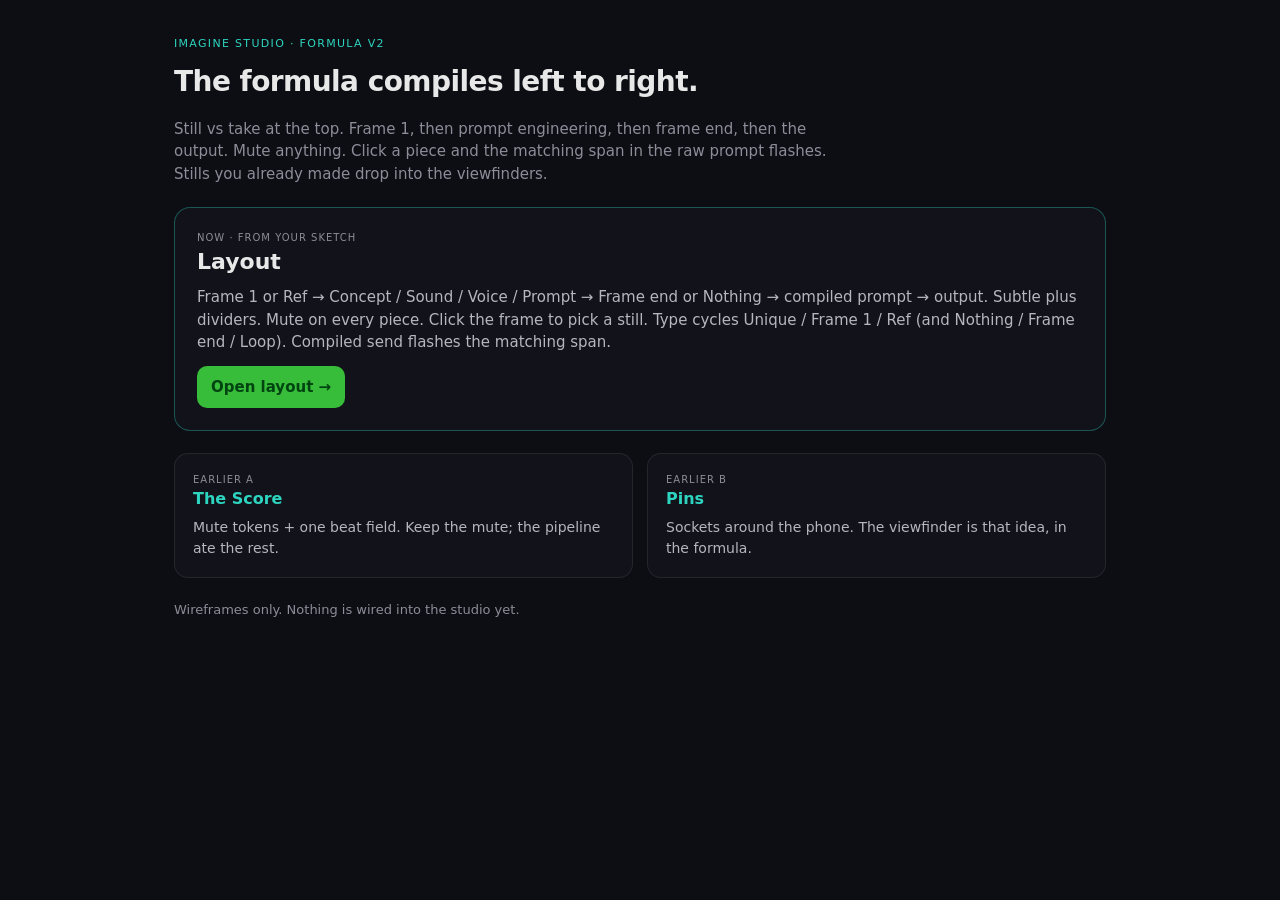
<file: wireframes/formula/index.html>
<!DOCTYPE html>
<html lang="en">
<head>
<meta charset="utf-8" />
<meta name="viewport" content="width=device-width, initial-scale=1" />
<title>Formula replacements</title>
<style>
  :root {
    --bg: #0d0e14; --ink: #e8e8e8; --mute: #8b8d98;
    --line: rgba(255,255,255,.08); --teal: #2dd4bf; --green: #37BD39;
  }
  * { box-sizing: border-box; }
  html, body {
    margin: 0; min-height: 100%;
    background: var(--bg); color: var(--ink);
    font: 15px/1.5 ui-sans-serif, system-ui, -apple-system, sans-serif;
  }
  a { color: var(--teal); text-decoration: none; }
  .wrap { max-width: 980px; margin: 0 auto; padding: 36px 24px 80px; }
  .kicker {
    font-size: 11px; letter-spacing: .12em; text-transform: uppercase;
    color: var(--teal); margin-bottom: 8px;
  }
  h1 { font-size: 28px; font-weight: 700; letter-spacing: -.02em; margin: 0 0 12px; }
  .lede { color: var(--mute); max-width: 680px; margin-bottom: 22px; }
  .hero {
    background: #12131a; border: 1px solid rgba(45,212,191,.35);
    border-radius: 16px; padding: 22px; margin-bottom: 22px;
  }
  .hero h2 { margin: 0 0 8px; font-size: 22px; }
  .hero p { margin: 0 0 12px; color: #b4b6c0; }
  .go {
    display: inline-block; background: var(--green); color: #041;
    font-weight: 700; padding: 10px 14px; border-radius: 10px;
  }
  .grid { display: grid; grid-template-columns: 1fr 1fr; gap: 14px; }
  @media (max-width: 820px) { .grid { grid-template-columns: 1fr; } }
  .card {
    background: #12131a; border: 1px solid var(--line); border-radius: 14px;
    padding: 18px; color: #b4b6c0; font-size: 14px;
  }
  .card h3 { margin: 0 0 6px; color: var(--ink); font-size: 16px; }
  .tag { font-size: 10px; letter-spacing: .1em; text-transform: uppercase; color: var(--mute); }
  .note { margin-top: 22px; font-size: 13px; color: var(--mute); }
</style>
</head>
<body>
  <div class="wrap">
    <div class="kicker">Imagine Studio · formula v2</div>
    <h1>The formula compiles left to right.</h1>
    <p class="lede">
      Still vs take at the top. Frame 1, then prompt engineering, then frame end,
      then the output. Mute anything. Click a piece and the matching span in the
      raw prompt flashes. Stills you already made drop into the viewfinders.
    </p>

    <div class="hero">
      <div class="tag">Now · from your sketch</div>
      <h2>Layout</h2>
      <p>
        Frame 1 or Ref → Concept / Sound / Voice / Prompt → Frame end or
        Nothing → compiled prompt → output. Subtle plus dividers. Mute on
        every piece. Click the frame to pick a still. Type cycles Unique /
        Frame 1 / Ref (and Nothing / Frame end / Loop). Compiled send
        flashes the matching span.
      </p>
      <a class="go" href="layout.html">Open layout →</a>
    </div>

    <div class="grid">
      <div class="card">
        <div class="tag">Earlier A</div>
        <h3><a href="score.html">The Score</a></h3>
        Mute tokens + one beat field. Keep the mute; the pipeline ate the rest.
      </div>
      <div class="card">
        <div class="tag">Earlier B</div>
        <h3><a href="pins.html">Pins</a></h3>
        Sockets around the phone. The viewfinder is that idea, in the formula.
      </div>
    </div>
    <p class="note">Wireframes only. Nothing is wired into the studio yet.</p>
  </div>
</body>
</html>
</file>
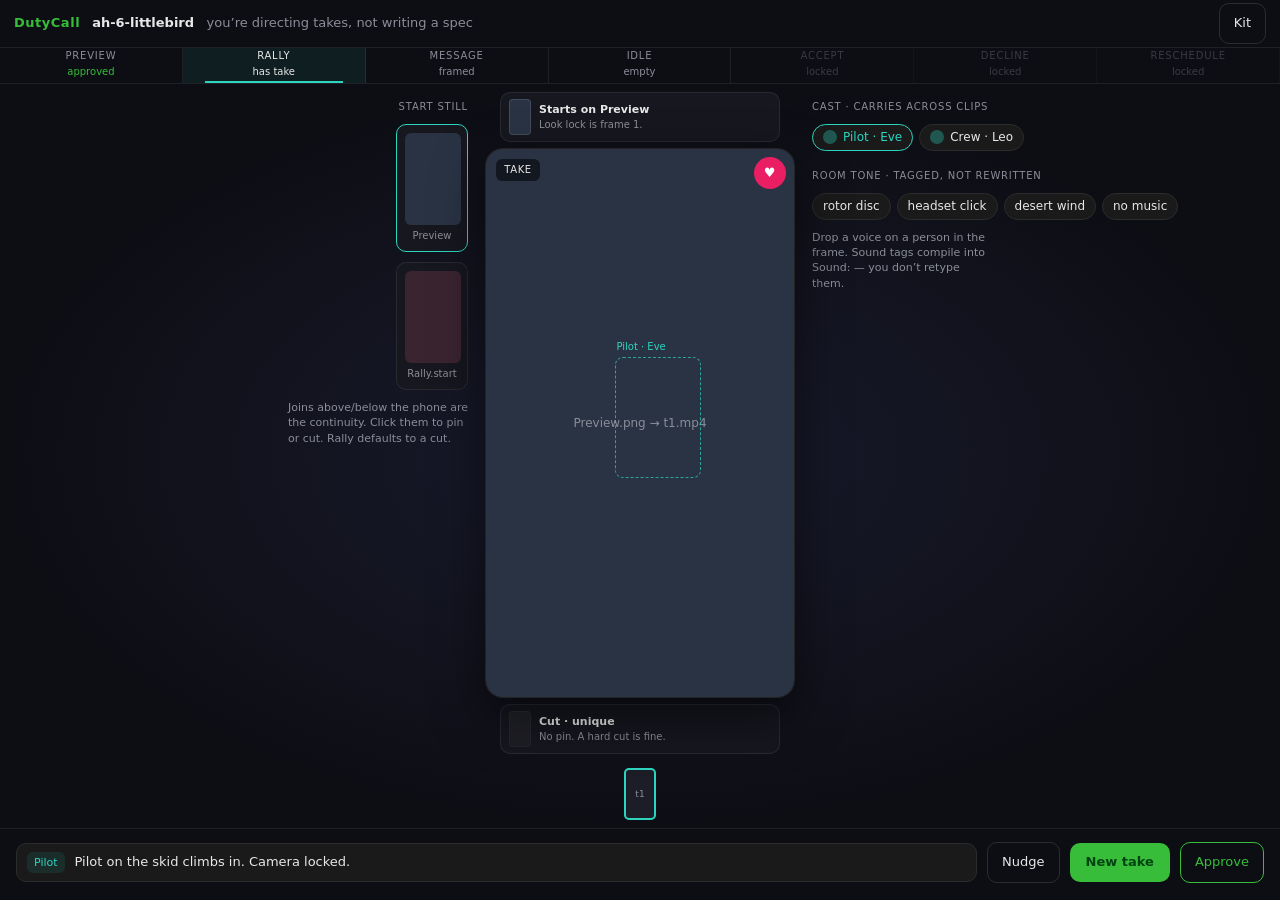
<file: wireframes/direct.html>
<!DOCTYPE html>
<html lang="en">
<head>
<meta charset="utf-8" />
<meta name="viewport" content="width=device-width, initial-scale=1" />
<title>Rally · Direct</title>
<style>
  :root {
    --bg: #0d0e14;
    --panel: #12131a;
    --ink: #e8e8e8;
    --mute: #8b8d98;
    --line: rgba(255,255,255,.08);
    --teal: #2dd4bf;
    --green: #37BD39;
    --pink: #e91e63;
    --phone: 9 / 16;
  }
  * { box-sizing: border-box; }
  html, body {
    margin: 0; height: 100%;
    background: var(--bg); color: var(--ink);
    font: 13px/1.4 ui-sans-serif, system-ui, -apple-system, sans-serif;
  }
  button, input { font: inherit; color: inherit; }
  button { cursor: pointer; border: 0; background: none; }
  .app {
    height: 100%;
    display: grid;
    grid-template-rows: 48px 36px 1fr 72px;
  }

  /* ── chrome ── */
  .top {
    display: flex; align-items: center; gap: 12px;
    padding: 0 14px;
    border-bottom: 1px solid var(--line);
    background: #0d0e14;
  }
  .brand { color: var(--green); font-weight: 700; letter-spacing: .04em; }
  .name { font-weight: 600; }
  .name span { color: var(--mute); font-weight: 400; margin-left: 8px; }
  .spacer { flex: 1; }

  /* ── pack = the timeline, playback order ── */
  .pack {
    display: flex; align-items: stretch;
    border-bottom: 1px solid var(--line);
    overflow-x: auto;
  }
  .clip {
    flex: 1 1 0; min-width: 72px;
    display: flex; flex-direction: column; align-items: center; justify-content: center;
    gap: 2px;
    color: var(--mute);
    border-right: 1px solid var(--line);
    position: relative;
  }
  .clip .k { font-size: 10px; letter-spacing: .08em; text-transform: uppercase; }
  .clip .s { font-size: 10px; }
  .clip.is-on { color: var(--ink); background: rgba(45,212,191,.08); }
  .clip.is-on::after {
    content: ""; position: absolute; left: 12%; right: 12%; bottom: 0; height: 2px;
    background: var(--teal);
  }
  .clip.is-ok .s { color: var(--green); }
  .clip.is-lock { opacity: .35; cursor: default; }
  .clip .dot {
    width: 6px; height: 6px; border-radius: 50%;
    background: #333; margin-top: 2px;
  }
  .clip.is-ok .dot { background: var(--green); }
  .clip.is-on .dot { background: var(--teal); }

  /* ── stage ── */
  .stage {
    position: relative;
    display: grid;
    grid-template-columns: 1fr minmax(220px, 320px) 1fr;
    align-items: stretch;
    min-height: 0;
    background: radial-gradient(ellipse at center, #1a1b2e 0%, #0d0e14 70%);
  }
  .rail {
    padding: 16px 12px;
    display: flex; flex-direction: column; gap: 10px;
    min-height: 0; overflow: auto;
  }
  .rail.left { align-items: flex-end; }
  .rail.right { align-items: flex-start; }
  .phone-wrap {
    display: flex; flex-direction: column; align-items: center; justify-content: center;
    min-height: 0; padding: 8px 0 8px; gap: 6px;
  }
  .join {
    display: flex; align-items: center; gap: 8px;
    max-width: 280px; width: 100%;
    background: #16171f; border: 1px solid var(--line); border-radius: 10px;
    padding: 6px 8px; text-align: left; color: var(--ink);
  }
  .join .sw {
    width: 22px; height: 36px; border-radius: 4px; flex: 0 0 auto;
    border: 1px solid rgba(255,255,255,.12);
  }
  .join .j {
    display: flex; flex-direction: column; gap: 1px; min-width: 0;
  }
  .join .j b { font-size: 11px; font-weight: 650; }
  .join .j s { font-size: 10px; color: var(--mute); text-decoration: none; }
  .join.is-loop { border-color: var(--teal); }
  .join.is-cut .sw { opacity: .25; background: repeating-linear-gradient(
    135deg, #222 0 4px, #333 4px 8px); }
  .join.is-warn { border-color: #c9a227; }
  .phone {
    aspect-ratio: var(--phone);
    height: min(68vh, 560px);
    max-width: 100%;
    border-radius: 18px;
    overflow: hidden;
    position: relative;
    background: #111;
    box-shadow: 0 18px 50px rgba(0,0,0,.55);
    border: 1px solid rgba(255,255,255,.08);
  }
  .phone img, .phone .poster {
    position: absolute; inset: 0;
    width: 100%; height: 100%; object-fit: cover;
  }
  .poster {
    display: flex; align-items: center; justify-content: center;
    color: var(--mute); font-size: 12px; text-align: center; padding: 24px;
    background: #16171f;
  }
  .hotspot {
    position: absolute; border: 1.5px dashed rgba(45,212,191,.7);
    border-radius: 8px; cursor: pointer;
  }
  .hotspot span {
    position: absolute; left: 0; top: -18px;
    font-size: 10px; color: var(--teal); white-space: nowrap;
  }
  .badge {
    position: absolute; top: 10px; left: 10px;
    font-size: 10px; letter-spacing: .06em; text-transform: uppercase;
    background: rgba(0,0,0,.55); padding: 4px 8px; border-radius: 6px;
  }
  .heart {
    position: absolute; top: 8px; right: 8px;
    width: 32px; height: 32px; border-radius: 50%;
    background: var(--pink); color: #fff;
  }

  /* takes filmstrip under phone */
  .takes {
    display: flex; gap: 6px; margin-top: 8px; height: 52px;
  }
  .take {
    width: 32px; height: 52px; border-radius: 5px;
    background: #1c1d26; border: 2px solid transparent;
    overflow: hidden;
  }
  .take.is-on { border-color: var(--teal); }
  .take .t { font-size: 9px; color: var(--mute); text-align: center; padding-top: 18px; }

  /* ── verb dock ── */
  .dock {
    border-top: 1px solid var(--line);
    display: flex; align-items: center; gap: 10px;
    padding: 10px 16px 14px;
    background: #0d0e14;
  }
  .line {
    flex: 1;
    display: flex; align-items: center; gap: 8px;
    background: #1a1a1a; border: 1px solid #2c2c2c; border-radius: 10px;
    padding: 8px 10px;
  }
  .line input {
    flex: 1; background: none; border: 0; outline: none;
    font-size: 13px;
  }
  .line .who {
    font-size: 11px; color: var(--teal);
    background: rgba(45,212,191,.1); border-radius: 6px; padding: 3px 7px;
    white-space: nowrap;
  }
  .go {
    background: var(--green); color: #041; font-weight: 650;
    padding: 10px 16px; border-radius: 10px; min-width: 7.5rem;
  }
  .ghost {
    border: 1px solid #2c2c2c; padding: 10px 14px; border-radius: 10px; color: var(--ink);
  }
  .ok {
    border: 1px solid var(--green); color: var(--green);
    padding: 10px 14px; border-radius: 10px;
  }

  /* ── kit + frames as ambient rails, not forms ── */
  .lbl { font-size: 10px; letter-spacing: .08em; text-transform: uppercase; color: var(--mute); }
  .chip {
    display: inline-flex; align-items: center; gap: 6px;
    background: #1a1a1a; border: 1px solid #2c2c2c;
    border-radius: 999px; padding: 4px 10px; font-size: 12px;
  }
  .chip.is-on { border-color: var(--teal); color: var(--teal); }
  .chip .av {
    width: 14px; height: 14px; border-radius: 50%; background: #2dd4bf55;
  }
  .stack { display: flex; flex-wrap: wrap; gap: 6px; justify-content: inherit; }
  .card {
    background: #16171f; border: 1px solid var(--line); border-radius: 10px;
    padding: 8px; width: 72px; cursor: pointer;
  }
  .card img, .card .ph {
    width: 56px; height: 92px; border-radius: 6px; object-fit: cover;
    background: #222; display: block; margin: 0 auto 4px;
  }
  .card .c { font-size: 10px; text-align: center; color: var(--mute); }
  .card.is-on { border-color: var(--teal); }
  .hint { font-size: 11px; color: var(--mute); max-width: 180px; }
  .note {
    position: absolute; bottom: 86px; left: 50%; transform: translateX(-50%);
    background: rgba(18,19,26,.92); border: 1px solid var(--line);
    padding: 8px 12px; border-radius: 10px; font-size: 12px; color: var(--mute);
    pointer-events: none; opacity: 0; transition: opacity .2s;
    white-space: nowrap;
  }
  .note.show { opacity: 1; }
  .cast {
    position: absolute; z-index: 4;
    background: #12131a; border: 1px solid var(--teal); border-radius: 10px;
    padding: 8px; display: none; min-width: 140px;
  }
  .cast button { display: block; width: 100%; text-align: left; padding: 6px 8px; border-radius: 6px; }
  .cast button:hover { background: #1a1a1a; }
</style>
</head>
<body>
<div class="app">
  <header class="top">
    <div class="brand">DutyCall</div>
    <div class="name">ah-6-littlebird <span>you’re directing takes, not writing a spec</span></div>
    <div class="spacer"></div>
    <button class="ghost" id="kitToggle" type="button">Kit</button>
  </header>

  <nav class="pack" id="pack"></nav>

  <main class="stage">
    <aside class="rail left" id="frames"></aside>
    <div class="phone-wrap">
      <button class="join" id="joinIn" type="button"></button>
      <div class="phone" id="phone">
        <div class="poster" id="poster">No frame yet</div>
        <div class="badge" id="modeBadge">Frame</div>
        <button class="heart" type="button" title="Heart this take">♥</button>
        <div class="hotspot" id="hs0" style="display:none;left:42%;top:38%;width:28%;height:22%"><span id="hs0l"></span></div>
        <div class="cast" id="cast"></div>
      </div>
      <button class="join" id="joinOut" type="button"></button>
      <div class="takes" id="takes"></div>
    </div>
    <aside class="rail right" id="kit"></aside>
  </main>

  <footer class="dock">
    <div class="line">
      <span class="who" id="who">locked</span>
      <input id="dir" placeholder="What happens in this take — one action, then sound." />
    </div>
    <button class="ghost" id="nudge" type="button">Nudge</button>
    <button class="go" id="primary" type="button">Make take</button>
    <button class="ok" id="approve" type="button">Approve</button>
  </footer>
</div>
<div class="note" id="note"></div>

<script>
const PLAY = ["Preview","Rally","Message","Idle","Accept","Decline","Reschedule"];
/* Replies only need Idle if their start join is pinned to it. Rally never does. */
const JOIN_START = {
  Rally: ["cut", "preview"],
  Message: ["preview", "cut", "idle-rest"],
  Idle: ["idle-rest"],
  Accept: ["idle-last", "idle-rest", "cut", "preview"],
  Decline: ["idle-last", "idle-rest", "cut", "preview"],
  Reschedule: ["idle-last", "idle-rest", "cut", "preview"],
};
const JOIN_END = {
  Rally: ["cut", "idle-rest"],
  Message: ["idle-rest", "cut"],
  Idle: ["loop"],
  Accept: ["idle-rest", "cut"],
  Decline: ["idle-rest", "cut"],
  Reschedule: ["idle-rest", "cut"],
};

const kit = {
  voices: [
    { id: "eve", label: "Eve", role: "Pilot" },
    { id: "leo", label: "Leo", role: "Crew" },
  ],
  sounds: ["rotor disc", "headset click", "desert wind", "no music"],
};

const clips = {
  Preview: {
    kind: "image", status: "ok",
    frame: "Preview.png", frames: ["Preview.png"], takes: [],
    line: "Full-frame still, night FOB, bird at rest.",
  },
  Rally: {
    kind: "video", status: "work",
    frame: "Preview.png",
    frames: ["Preview.png", "Rally.start.png"],
    takes: ["t1"],
    startJoin: "preview", endJoin: "cut",
    line: "Pilot on the skid climbs in. Camera locked.",
    speaker: "eve",
  },
  Message: {
    kind: "video", status: "empty",
    frame: "Preview.png", frames: ["Preview.png"], takes: [],
    startJoin: "preview", endJoin: "idle-rest",
    line: "A gloved finger taps the radio. Camera locked.",
    speaker: "eve",
  },
  Idle: {
    kind: "video", status: "empty",
    frame: null, frames: ["Preview.png"], takes: [],
    startJoin: "idle-rest", endJoin: "loop",
    line: "Rotors a slow disc. Beacon pulse. Camera locked.",
  },
  Accept: {
    kind: "video", status: "empty",
    frame: null, frames: ["Preview.png"], takes: [],
    startJoin: "idle-last", endJoin: "idle-rest",
    line: "Cyclic eases forward.",
    speaker: "eve",
  },
  Decline: {
    kind: "video", status: "empty",
    frame: null, frames: ["Preview.png"], takes: [],
    startJoin: "idle-last", endJoin: "idle-rest",
    line: "Hand holds a fist.",
    speaker: "eve",
  },
  Reschedule: {
    kind: "video", status: "empty",
    frame: null, frames: ["Preview.png"], takes: [],
    startJoin: "idle-last", endJoin: "idle-rest",
    line: "Altimeter tap, no altitude change.",
    speaker: "eve",
  },
};

let cur = "Rally";
let kitOpen = true;
let nudgeMode = false;

function toast(t) {
  const n = document.getElementById("note");
  n.textContent = t; n.classList.add("show");
  clearTimeout(toast._t); toast._t = setTimeout(() => n.classList.remove("show"), 1600);
}

function idleRest() {
  return clips.Idle.frame || (clips.Message.endJoin === "idle-rest" && clips.Message.takes.length
    ? "Message.last.png" : null);
}
function idleLast() {
  return clips.Idle.takes.length ? "Idle.last.png" : idleRest();
}
function joinNeedsIdle(c) {
  return [c.startJoin, c.endJoin].some(j => j === "idle-rest" || j === "idle-last");
}
function unlocked(id) {
  if (id === "Preview") return true;
  if (clips.Preview.status !== "ok") return false;
  const c = clips[id];
  if (id === "Idle" || id === "Rally" || id === "Message") return true;
  /* Replies: free if start is a cut; otherwise wait for an Idle rest. */
  if (c.startJoin === "cut" || c.startJoin === "preview") return true;
  return Boolean(idleRest());
}

function renderPack() {
  const el = document.getElementById("pack");
  el.innerHTML = PLAY.map(id => {
    const c = clips[id];
    const lock = !unlocked(id);
    const on = id === cur;
    const st = lock ? "locked" : c.status === "ok" ? "approved" : c.takes.length ? "has take" : c.frame ? "framed" : "empty";
    return `<button class="clip ${on?"is-on":""} ${c.status==="ok"?"is-ok":""} ${lock?"is-lock":""}" data-id="${id}" ${lock?"disabled":""}>
      <span class="k">${id}</span><span class="s">${st}</span><span class="dot"></span>
    </button>`;
  }).join("");
  el.querySelectorAll(".clip").forEach(b => b.onclick = () => { cur = b.dataset.id; render(); });
}

function swatch(name) {
  const colors = {
    "Preview.png": "#2a3344",
    "IdleKeyframe.png": "#1e3a32",
    "Rally.start.png": "#3a2430",
    "Idle.last.png": "#1e3a32",
    "Message.last.png": "#3a3020",
  };
  return colors[name] || "#222";
}

function startFrameOf(c) {
  if (c.startJoin === "preview") return "Preview.png";
  if (c.startJoin === "idle-rest") return idleRest();
  if (c.startJoin === "idle-last") return idleLast();
  if (c.startJoin === "cut") return c.frame || "Preview.png";
  return c.frame;
}
function endFrameOf(c) {
  if (c.endJoin === "loop") return startFrameOf(c);
  if (c.endJoin === "idle-rest") return idleRest() || "Message.last.png";
  return null; /* cut — no pin */
}
function joinLabel(kind, key) {
  const map = {
    cut: ["Cut · unique", "No pin. A hard cut is fine."],
    preview: ["Starts on Preview", "Look lock is frame 1."],
    "idle-rest": kind === "end"
      ? ["Lands on Idle rest", "Last frame = Idle’s first. That’s the usual Message → Idle join."]
      : ["Starts on Idle rest", "Same pose Idle loops on."],
    "idle-last": ["Starts on Idle last", "Replies usually open here. Optional."],
    loop: ["Loops · first = last", "Idle is a closed loop. Imagine pins both ends to the same still."],
  };
  return map[key] || [key, ""];
}
function cycleJoin(which) {
  const c = clips[cur];
  const opts = which === "in" ? JOIN_START[cur] : JOIN_END[cur];
  if (!opts || opts.length < 2) {
    toast(opts && opts[0] === "loop" ? "Idle stays a loop. First and last are the same still." : "This join is fixed.");
    return;
  }
  const curKey = which === "in" ? c.startJoin : c.endJoin;
  const next = opts[(opts.indexOf(curKey) + 1) % opts.length];
  if (which === "in") {
    c.startJoin = next;
    c.frame = startFrameOf(c);
  } else c.endJoin = next;
  toast((which === "in" ? "In: " : "Out: ") + joinLabel(which === "in" ? "start" : "end", next)[0]);
  render();
}

function renderJoins() {
  const inn = document.getElementById("joinIn");
  const out = document.getElementById("joinOut");
  const c = clips[cur];
  if (c.kind === "image") {
    inn.style.display = out.style.display = "none";
    return;
  }
  inn.style.display = out.style.display = "flex";
  const sf = startFrameOf(c);
  const ef = endFrameOf(c);
  const [inTitle, inSub] = joinLabel("start", c.startJoin);
  const [outTitle, outSub] = joinLabel("end", c.endJoin);
  const inWarn = (c.startJoin === "idle-last" || c.startJoin === "idle-rest") && !idleRest() && cur !== "Idle" && cur !== "Message";
  const outMint = c.endJoin === "idle-rest" && !clips.Idle.frame && cur === "Message";
  inn.className = "join" + (c.startJoin === "cut" ? " is-cut" : "") + (inWarn ? " is-warn" : "");
  out.className = "join" + (c.endJoin === "cut" ? " is-cut" : "") + (c.endJoin === "loop" ? " is-loop" : "");
  inn.innerHTML = `<div class="sw" style="background:${swatch(sf)}"></div>
    <div class="j"><b>${inTitle}</b><s>${inWarn ? "Idle rest doesn’t exist yet — make Message or Idle first." : inSub}</s></div>`;
  out.innerHTML = `<div class="sw" style="background:${ef ? swatch(ef) : "#333"}"></div>
    <div class="j"><b>${outTitle}</b><s>${outMint ? "Approving Message will mint Idle’s rest from this last frame." : outSub}</s></div>`;
}

function renderFrames() {
  const c = clips[cur];
  const el = document.getElementById("frames");
  if (c.kind === "image") {
    el.innerHTML = `<div class="lbl">Look lock</div><div class="hint">Preview is the poster. Rally can ignore smoothness. Message usually shouldn’t.</div>`;
    return;
  }
  const extras = [];
  if (idleRest()) extras.push(idleRest());
  if (idleLast() && idleLast() !== idleRest()) extras.push(idleLast());
  const frames = [...new Set([...(c.frames||[]), ...extras, c.frame].filter(Boolean))];
  const active = startFrameOf(c) || c.frame;
  el.innerHTML = `<div class="lbl">Start still</div>` +
    frames.map(f => `<button class="card ${f===active?"is-on":""}" data-f="${f}">
      <div class="ph" style="background:${swatch(f)}"></div>
      <div class="c">${f.replace(".png","")}</div>
    </button>`).join("") +
    `<div class="hint">Joins above/below the phone are the continuity. Click them to pin or cut. Rally defaults to a cut.</div>`;
  el.querySelectorAll(".card").forEach(b => b.onclick = () => {
    c.frame = b.dataset.f;
    c.startJoin = "cut";
    toast("Unique start · cut in. Smoothness off.");
    render();
  });
}

function renderKit() {
  const el = document.getElementById("kit");
  if (!kitOpen) { el.innerHTML = ""; return; }
  el.innerHTML = `
    <div class="lbl">Cast · carries across clips</div>
    <div class="stack">${kit.voices.map(v =>
      `<button class="chip ${clips[cur].speaker===v.id?"is-on":""}" data-v="${v.id}">
        <span class="av"></span>${v.role} · ${v.label}
      </button>`).join("")}</div>
    <div class="lbl" style="margin-top:8px">Room tone · tagged, not rewritten</div>
    <div class="stack">${kit.sounds.map(s =>
      `<span class="chip">${s}</span>`).join("")}</div>
    <div class="hint">Drop a voice on a person in the frame. Sound tags compile into Sound: — you don’t retype them.</div>
  `;
  el.querySelectorAll("[data-v]").forEach(b => b.onclick = () => {
    clips[cur].speaker = b.dataset.v;
    toast("This line speaks as " + kit.voices.find(v => v.id===b.dataset.v).role);
    render();
  });
}

function renderPhone() {
  const c = clips[cur];
  const phone = document.getElementById("phone");
  const poster = document.getElementById("poster");
  const badge = document.getElementById("modeBadge");
  const hs = document.getElementById("hs0");
  if (c.takes.length) {
    poster.style.display = "flex";
    poster.style.background = swatch(c.frame);
    poster.textContent = c.frame + "  →  " + c.takes[c.takes.length-1] + ".mp4";
    badge.textContent = "Take";
  } else if (c.frame) {
    poster.style.display = "flex";
    poster.style.background = swatch(c.frame);
    poster.textContent = c.frame;
    badge.textContent = "Frame";
  } else {
    poster.style.background = "#16171f";
    poster.textContent = "No frame yet";
    badge.textContent = "Empty";
  }
  const v = kit.voices.find(x => x.id === c.speaker);
  if (c.kind === "video" && v && c.frame) {
    hs.style.display = "block";
    document.getElementById("hs0l").textContent = v.role + " · " + v.label;
  } else hs.style.display = "none";

  const takes = document.getElementById("takes");
  takes.innerHTML = c.takes.map((t,i) =>
    `<div class="take ${i===c.takes.length-1?"is-on":""}"><div class="t">${t}</div></div>`
  ).join("") + (c.kind==="video" && c.takes.length ? "" : "");
}

function renderDock() {
  const c = clips[cur];
  const who = document.getElementById("who");
  const dir = document.getElementById("dir");
  const primary = document.getElementById("primary");
  const nudge = document.getElementById("nudge");
  const approve = document.getElementById("approve");
  const v = kit.voices.find(x => x.id === c.speaker);

  if (c.kind === "image") {
    who.textContent = "still";
    dir.value = c.line;
    dir.placeholder = "What this poster is.";
    primary.textContent = "Make still";
    nudge.style.display = "none";
    approve.style.display = c.frame ? "inline-flex" : "none";
    return;
  }

  nudge.style.display = c.takes.length ? "inline-flex" : "none";
  approve.style.display = c.takes.length ? "inline-flex" : "none";
  who.textContent = v ? v.role : "locked";
  if (nudgeMode) {
    dir.placeholder = "e.g. rotors only — don’t recast the pilot";
    primary.textContent = "Apply nudge";
  } else {
    dir.value = c.line;
    dir.placeholder = c.takes.length
      ? "One action. Or Nudge to change only one thing."
      : "One action. Camera. Sound tags ride along.";
    primary.textContent = c.takes.length ? "New take" : "Make take";
  }
}

function render() {
  renderPack(); renderFrames(); renderJoins(); renderKit(); renderPhone(); renderDock();
}

document.getElementById("kitToggle").onclick = () => { kitOpen = !kitOpen; render(); };
document.getElementById("joinIn").onclick = () => cycleJoin("in");
document.getElementById("joinOut").onclick = () => cycleJoin("out");

document.getElementById("primary").onclick = () => {
  const c = clips[cur];
  const text = document.getElementById("dir").value.trim();
  if (c.kind === "image") {
    c.line = text || c.line;
    c.frame = "Preview.png";
    toast("Still locked. That’s the look for the whole pack.");
  } else if (nudgeMode) {
    if (!text) { toast("Say the one thing to change."); return; }
    const n = c.takes.length + 1;
    c.takes.push("t" + n + "′");
    nudgeMode = false;
    toast("Edited the last take. Imagine got a delta, not a rewrite.");
  } else {
    c.line = text || c.line;
    c.frame = startFrameOf(c) || c.frame || "Preview.png";
    const n = c.takes.length + 1;
    c.takes.push("t" + n);
    c.status = "work";
    if (cur === "Message" && c.endJoin === "idle-rest" && !clips.Idle.frame) {
      clips.Idle.frame = "Message.last.png";
      clips.Idle.frames = ["Message.last.png", "Preview.png"];
      toast("Take " + n + " · last frame is now Idle’s rest.");
    } else if (cur === "Idle") {
      clips.Idle.frame = c.frame;
      toast("Take " + n + " · loop pinned, first = last.");
    } else {
      toast("Take " + n + " · 1-line brief + this frame + kit.");
    }
  }
  render();
};

document.getElementById("nudge").onclick = () => {
  nudgeMode = true;
  const dir = document.getElementById("dir");
  dir.value = "";
  dir.placeholder = "e.g. rotors only — don’t recast the pilot";
  dir.focus();
  document.getElementById("primary").textContent = "Apply nudge";
  toast("Nudge edits the take. Don’t restate the world.");
};

document.getElementById("approve").onclick = () => {
  const c = clips[cur];
  c.status = "ok";
  if (cur === "Message" && c.endJoin === "idle-rest") {
    clips.Idle.frame = clips.Idle.frame || "Message.last.png";
  }
  const prefer = cur === "Message" ? "Idle"
    : cur === "Idle" ? "Accept"
    : cur === "Preview" ? "Rally"
    : null;
  const next = (prefer && unlocked(prefer) && clips[prefer].status !== "ok" && prefer)
            || PLAY.find(id => unlocked(id) && clips[id].status !== "ok");
  toast(cur === "Message" && c.endJoin === "idle-rest"
    ? "Message approved · Idle rest is this last frame. Loop it next."
    : cur + " approved · kit carries forward");
  if (next) cur = next;
  render();
};

document.getElementById("hs0").onclick = (e) => {
  const box = document.getElementById("cast");
  box.style.display = "block";
  box.style.left = e.offsetX + 40 + "px";
  box.style.top = e.offsetY + 80 + "px";
  box.innerHTML = kit.voices.map(v =>
    `<button data-v="${v.id}">${v.role} · ${v.label}</button>`
  ).join("");
  box.querySelectorAll("button").forEach(b => b.onclick = () => {
    clips[cur].speaker = b.dataset.v;
    box.style.display = "none";
    toast("Cast on the person in frame — not in the prompt");
    render();
  });
};

document.getElementById("dir").addEventListener("input", (e) => {
  if (!nudgeMode) clips[cur].line = e.target.value;
});

render();
</script>
</body>
</html>
</file>
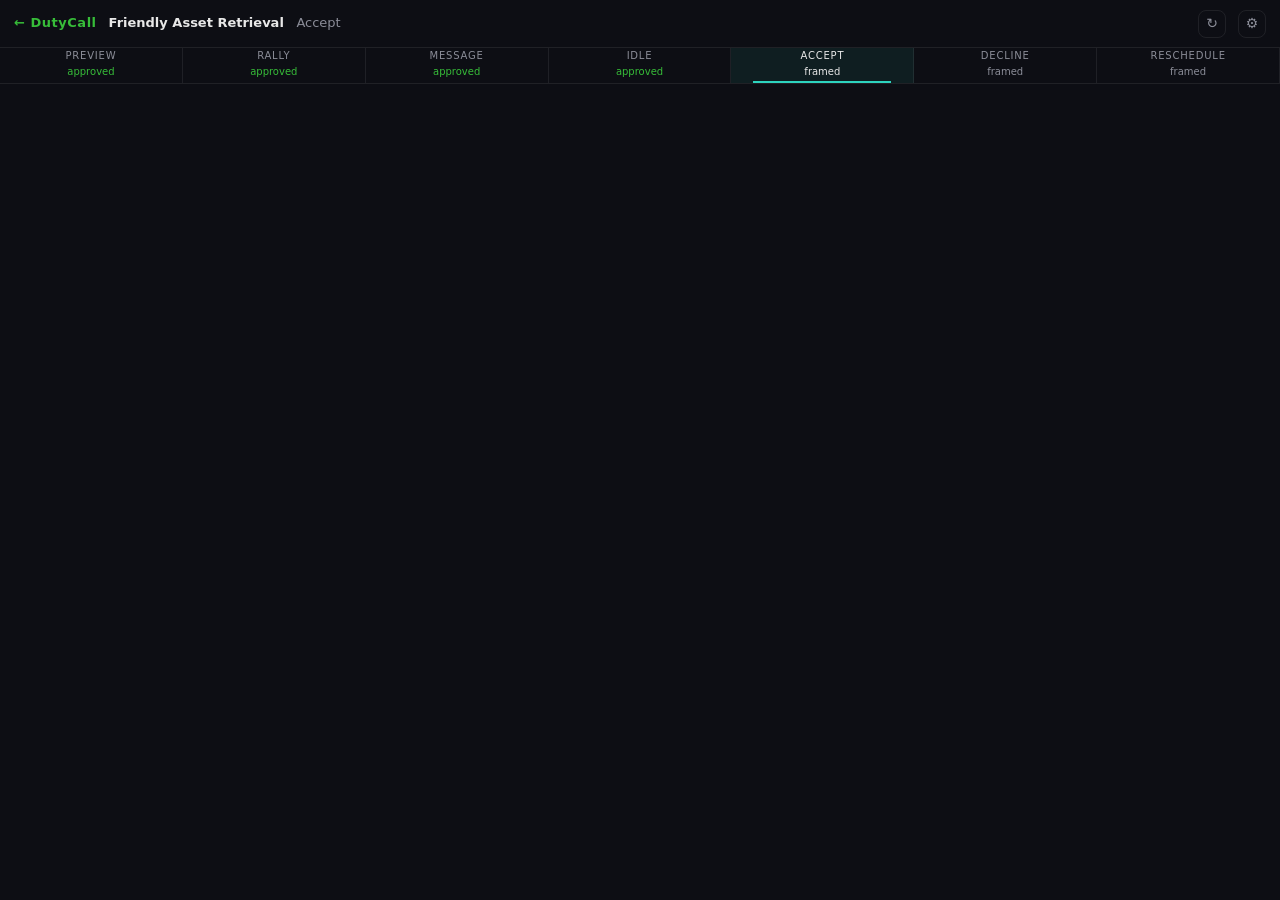
<file: wireframes/formula/blank.html>
<!DOCTYPE html>
<html lang="en">
<head>
<meta charset="utf-8" />
<meta name="viewport" content="width=device-width, initial-scale=1" />
<title>Rally · blank</title>
<style>
  :root {
    --bg: #0d0e14;
    --ink: #e8e8e8;
    --mute: #8b8d98;
    --line: rgba(255,255,255,.08);
    --teal: #2dd4bf;
    --green: #37BD39;
  }
  * { box-sizing: border-box; }
  html, body {
    margin: 0; height: 100%;
    background: var(--bg); color: var(--ink);
    font: 13px/1.4 ui-sans-serif, system-ui, -apple-system, sans-serif;
  }
  button { font: inherit; color: inherit; cursor: pointer; border: 0; background: none; }
  .app {
    height: 100%;
    display: grid;
    grid-template-rows: 48px 36px 1fr;
  }
  .top {
    display: flex; align-items: center; gap: 12px;
    padding: 0 14px;
    border-bottom: 1px solid var(--line);
    background: #0d0e14;
  }
  .brand { color: var(--green); font-weight: 700; letter-spacing: .04em; }
  .name { font-weight: 600; }
  .name span { color: var(--mute); font-weight: 400; margin-left: 8px; }
  .spacer { flex: 1; }
  .ico {
    width: 28px; height: 28px; border-radius: 8px;
    border: 1px solid var(--line); color: var(--mute);
    display: grid; place-items: center; font-size: 14px;
  }
  .pack {
    display: flex; align-items: stretch;
    border-bottom: 1px solid var(--line);
    overflow-x: auto;
  }
  .clip {
    flex: 1 1 0; min-width: 72px;
    display: flex; flex-direction: column; align-items: center; justify-content: center;
    gap: 2px;
    color: var(--mute);
    border-right: 1px solid var(--line);
    position: relative;
  }
  .clip .k { font-size: 10px; letter-spacing: .08em; text-transform: uppercase; }
  .clip .s { font-size: 10px; }
  .clip.is-on { color: var(--ink); background: rgba(45,212,191,.08); }
  .clip.is-on::after {
    content: ""; position: absolute; left: 12%; right: 12%; bottom: 0; height: 2px;
    background: var(--teal);
  }
  .clip.is-ok .s { color: var(--green); }
  .clip.is-lock { opacity: .35; }
  .clip .dot {
    width: 6px; height: 6px; border-radius: 50%;
    background: #333; margin-top: 2px;
  }
  .clip.is-ok .dot { background: var(--green); }
  .clip.is-on .dot { background: var(--teal); }
  .blank { min-height: 0; background: var(--bg); }
</style>
</head>
<body>
<div class="app">
  <header class="top">
    <span class="brand">← DutyCall</span>
    <div class="name">Friendly Asset Retrieval <span>Accept</span></div>
    <div class="spacer"></div>
    <button class="ico" title="activity">↻</button>
    <button class="ico" title="settings">⚙</button>
  </header>
  <nav class="pack" id="pack"></nav>
  <main class="blank"></main>
</div>
<script>
const steps = [
  { k: 'Preview', s: 'approved', ok: true },
  { k: 'Rally', s: 'approved', ok: true },
  { k: 'Message', s: 'approved', ok: true },
  { k: 'Idle', s: 'approved', ok: true },
  { k: 'Accept', s: 'framed', on: true },
  { k: 'Decline', s: 'framed' },
  { k: 'Reschedule', s: 'framed' },
];
const pack = document.getElementById('pack');
function render(on) {
  pack.innerHTML = steps.map((st, i) => `
    <button class="clip${st.ok ? ' is-ok' : ''}${i === on ? ' is-on' : ''}" data-i="${i}">
      <span class="k">${st.k}</span>
      <span class="s">${st.s}</span>
      <span class="dot"></span>
    </button>`).join('');
  pack.querySelectorAll('.clip').forEach(b => {
    b.onclick = () => {
      const i = +b.dataset.i;
      document.querySelector('.name span').textContent = steps[i].k;
      render(i);
    };
  });
}
render(4);
</script>
</body>
</html>
</file>
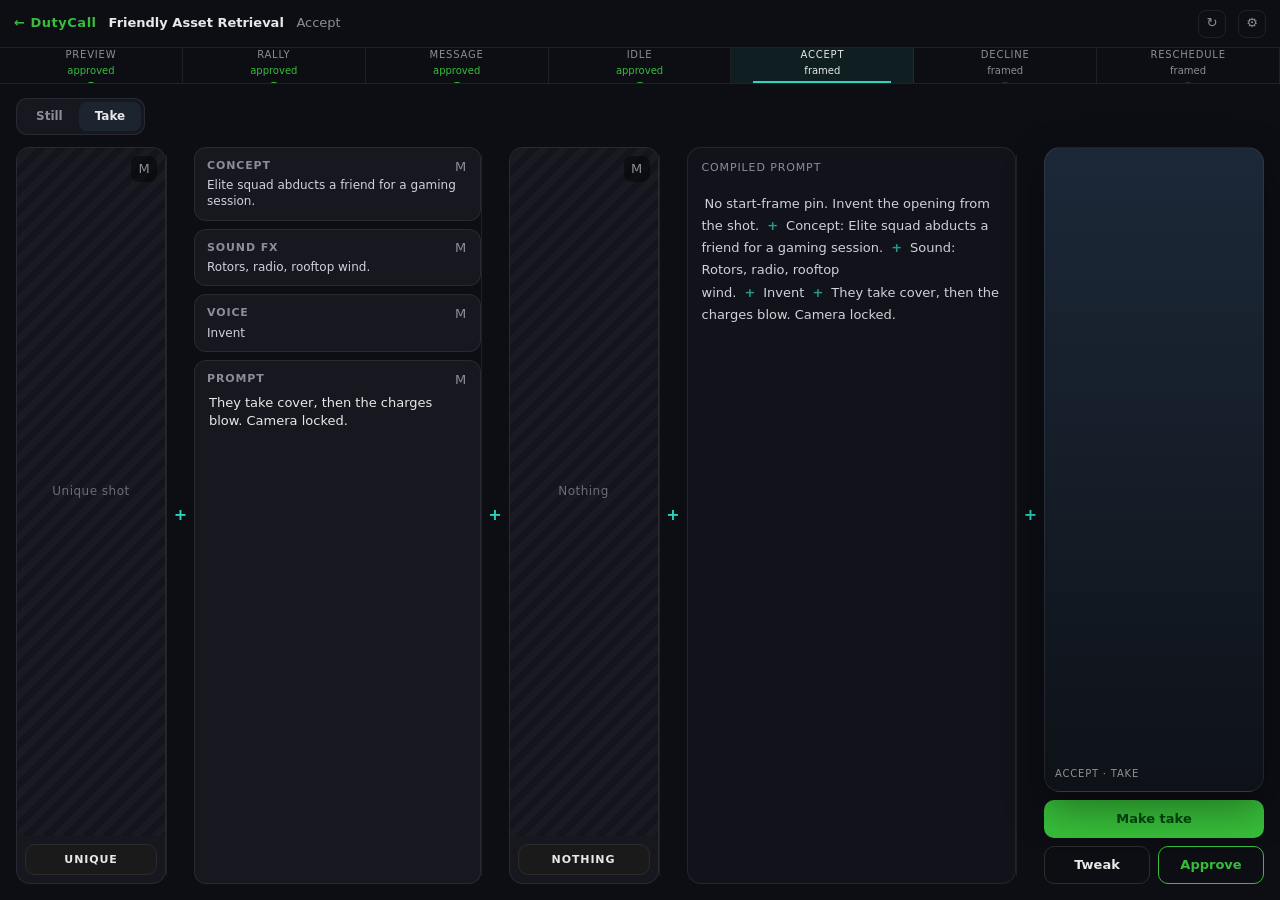
<file: wireframes/formula/layout.html>
<!DOCTYPE html>
<html lang="en">
<head>
<meta charset="utf-8" />
<meta name="viewport" content="width=device-width, initial-scale=1" />
<title>Rally · formula layout</title>
<style>
  :root {
    --bg: #0d0e14;
    --ink: #e8e8e8;
    --mute: #8b8d98;
    --line: rgba(255,255,255,.08);
    --teal: #2dd4bf;
    --green: #37BD39;
    --c-start: #2dd4bf;
    --c-concept: #8ab4ff;
    --c-sound: #9ee37d;
    --c-voice: #e9a6c9;
    --c-shot: #c3a6ff;
    --c-end: #f0a36b;
  }
  * { box-sizing: border-box; }
  html, body {
    margin: 0; height: 100%;
    background: var(--bg); color: var(--ink);
    font: 13px/1.4 ui-sans-serif, system-ui, -apple-system, sans-serif;
  }
  button, textarea { font: inherit; color: inherit; }
  button { cursor: pointer; border: 0; background: none; }
  .app {
    height: 100%;
    display: grid;
    grid-template-rows: 48px 36px 1fr;
  }
  .top {
    display: flex; align-items: center; gap: 12px;
    padding: 0 14px;
    border-bottom: 1px solid var(--line);
  }
  .brand { color: var(--green); font-weight: 700; letter-spacing: .04em; }
  .name { font-weight: 600; }
  .name span { color: var(--mute); font-weight: 400; margin-left: 8px; }
  .spacer { flex: 1; }
  .ico {
    width: 28px; height: 28px; border-radius: 8px;
    border: 1px solid var(--line); color: var(--mute);
    display: grid; place-items: center;
  }
  .pack {
    display: flex; align-items: stretch;
    border-bottom: 1px solid var(--line);
  }
  .clip {
    flex: 1; min-width: 72px;
    display: flex; flex-direction: column; align-items: center; justify-content: center;
    gap: 2px; color: var(--mute); border-right: 1px solid var(--line); position: relative;
  }
  .clip .k { font-size: 10px; letter-spacing: .08em; text-transform: uppercase; }
  .clip .s { font-size: 10px; }
  .clip.is-on { color: var(--ink); background: rgba(45,212,191,.08); }
  .clip.is-on::after {
    content: ""; position: absolute; left: 12%; right: 12%; bottom: 0; height: 2px;
    background: var(--teal);
  }
  .clip.is-ok .s { color: var(--green); }
  .clip .dot { width: 6px; height: 6px; border-radius: 50%; background: #333; margin-top: 2px; }
  .clip.is-ok .dot { background: var(--green); }
  .clip.is-on .dot { background: var(--teal); }

  .work {
    min-height: 0; display: flex; flex-direction: column;
    padding: 14px 16px 16px;
  }
  .bar {
    display: flex; align-items: center; gap: 12px; margin-bottom: 12px;
  }
  .surf {
    display: flex; background: #16171f; border: 1px solid var(--line);
    border-radius: 11px; padding: 3px;
  }
  .surf b {
    padding: 6px 16px; border-radius: 8px; font-size: 12px;
    font-weight: 700; color: var(--mute);
  }
  .surf b.on { background: #1c2430; color: var(--ink); }

  .row {
    flex: 1; min-height: 0;
    display: grid;
    grid-template-columns: 150px 28px minmax(200px, 1fr) 28px 150px 28px minmax(220px, 1.15fr) 28px 220px;
    align-items: stretch;
  }

  .div {
    position: relative;
    border-left: 1px solid var(--line);
    margin: 8px 0;
  }
  .div .plus {
    position: absolute; left: 50%; top: 50%;
    transform: translate(-50%, -50%);
    width: 22px; height: 22px; border-radius: 50%;
    background: var(--bg); color: var(--teal);
    display: grid; place-items: center;
    font-size: 16px; font-weight: 700; line-height: 1;
    pointer-events: none;
  }

  .frame, .stack, .compiled, .output {
    min-height: 0; display: flex; flex-direction: column; gap: 8px;
  }

  .slot {
    flex: 1; min-height: 0;
    background: #16171f; border: 1px solid var(--line); border-radius: 14px;
    display: flex; flex-direction: column; overflow: hidden; position: relative;
  }
  .slot.is-mute { opacity: .38; }
  .slot.is-on { border-color: rgba(45,212,191,.45); }
  .slot.is-look { border-color: rgba(232,194,122,.45); }
  .glass {
    flex: 1; min-height: 0; cursor: pointer; position: relative;
    background: repeating-linear-gradient(135deg, #14151c 0 7px, #191a22 7px 14px);
  }
  .glass .pic { position: absolute; inset: 0; }
  .g1 { background: linear-gradient(160deg,#3a2a20,#1a2838); }
  .g2 { background: linear-gradient(160deg,#203040,#402028); }
  .g3 { background: linear-gradient(160deg,#1a2a22,#2a2018); }
  .g4 { background: linear-gradient(160deg,#241828,#1a2030); }
  .glass .empty {
    position: absolute; inset: 0; display: grid; place-items: center;
    text-align: center; padding: 12px; color: #6a6d78;
    font-size: 12px; letter-spacing: .04em;
  }
  .type {
    margin: 8px; padding: 7px 10px; border-radius: 10px;
    border: 1px solid #2c2c2c; background: #1a1a1a;
    font-size: 11px; font-weight: 700; letter-spacing: .08em;
    text-transform: uppercase; color: var(--ink);
  }
  .type:hover { border-color: var(--teal); color: var(--teal); }
  .mute {
    position: absolute; top: 8px; right: 8px; z-index: 2;
    width: 26px; height: 26px; border-radius: 8px;
    background: rgba(0,0,0,.45); color: var(--mute);
    display: grid; place-items: center;
  }
  .mute:hover, .mute.on { color: #f0a36b; }

  .piece {
    background: #16171f; border: 1px solid var(--line); border-radius: 12px;
    padding: 10px 12px 10px 12px; position: relative; text-align: left;
    min-height: 48px;
  }
  .piece.prompt { flex: 1; min-height: 140px; display: flex; flex-direction: column; }
  .piece.open { border-color: var(--teal); }
  .piece.is-mute { opacity: .38; }
  .piece .k {
    font-size: 11px; letter-spacing: .08em; text-transform: uppercase;
    color: var(--mute); font-weight: 650;
  }
  .piece .v { margin-top: 4px; color: #d0d2da; font-size: 12px; line-height: 1.35; }
  .piece textarea {
    flex: 1; width: 100%; margin-top: 6px; background: transparent;
    border: 0; outline: none; resize: none; color: #e8e8e8; min-height: 80px;
  }
  .piece .mute { top: 6px; right: 6px; background: transparent; }

  .compiled {
    background: #12131a; border: 1px solid var(--line); border-radius: 14px;
    padding: 12px 14px; overflow: auto;
  }
  .compiled .k {
    font-size: 11px; letter-spacing: .08em; text-transform: uppercase;
    color: var(--mute); margin-bottom: 10px;
  }
  .raw { font-size: 13px; line-height: 1.7; color: #cfd1d8; }
  .raw span {
    border-radius: 4px; padding: 1px 3px;
    transition: background .2s;
  }
  .raw span.hot {
    background: color-mix(in srgb, var(--c, var(--teal)) 28%, transparent);
    box-shadow: inset 0 -2px 0 var(--c, var(--teal));
  }
  .raw span.flash { animation: hit .65s ease; }
  @keyframes hit {
    0% { background: color-mix(in srgb, var(--c, var(--teal)) 55%, transparent); color: #fff; }
    100% { background: transparent; }
  }
  .raw .op { color: var(--teal); padding: 0 5px; font-weight: 700; opacity: .7; }

  .output { min-height: 0; }
  .phone {
    flex: 1; min-height: 0; border-radius: 16px;
    background: linear-gradient(180deg,#1c2838,#0e1218);
    border: 1px solid var(--line);
    box-shadow: 0 16px 40px #0006;
    position: relative; overflow: hidden;
  }
  .phone span {
    position: absolute; left: 10px; bottom: 10px;
    font-size: 10px; letter-spacing: .08em; text-transform: uppercase; color: #fff8;
  }
  .phone.flash { animation: ring .55s ease; }
  @keyframes ring {
    0% { box-shadow: 0 0 0 0 rgba(55,189,57,.55); }
    100% { box-shadow: 0 0 0 14px rgba(55,189,57,0); }
  }
  .acts { display: flex; gap: 8px; }
  .ghost {
    flex: 1; border: 1px solid #2c2c2c; padding: 9px 10px;
    border-radius: 10px; font-weight: 650;
  }
  .ok { flex: 1; border: 1px solid var(--green); color: var(--green);
    padding: 9px 10px; border-radius: 10px; font-weight: 650; }
  .go {
    background: var(--green); color: #041; font-weight: 800;
    padding: 10px; border-radius: 10px; width: 100%;
  }

  .modal {
    position: fixed; inset: 0; background: #0008;
    display: flex; align-items: center; justify-content: center; z-index: 30;
  }
  .modal[hidden] { display: none !important; }
  .picker {
    width: min(520px, 92vw); background: #12131a; border: 1px solid var(--line);
    border-radius: 16px; padding: 16px; box-shadow: 0 24px 80px #000c;
  }
  .picker h2 { margin: 0; font-size: 14px; }
  .grid { display: grid; grid-template-columns: repeat(4, 1fr); gap: 10px; margin-top: 12px; }
  .pick {
    aspect-ratio: 9/16; border-radius: 10px; border: 1px solid var(--line);
    position: relative; overflow: hidden;
  }
  .pick:hover, .pick.on { border-color: var(--teal); }
  .pick .nm {
    position: absolute; left: 0; right: 0; bottom: 0; text-align: center;
    font-size: 10px; padding: 5px; background: linear-gradient(transparent, #000d);
  }
  .pick.none {
    display: grid; place-items: center;
    background: repeating-linear-gradient(135deg, #14151c 0 7px, #191a22 7px 14px);
    color: var(--mute); font-size: 11px; letter-spacing: .06em; text-transform: uppercase;
  }
</style>
</head>
<body>
<div class="app">
  <header class="top">
    <span class="brand">← DutyCall</span>
    <div class="name">Friendly Asset Retrieval <span>Accept</span></div>
    <div class="spacer"></div>
    <button class="ico">↻</button>
    <button class="ico">⚙</button>
  </header>
  <nav class="pack">
    <div class="clip is-ok"><span class="k">Preview</span><span class="s">approved</span><span class="dot"></span></div>
    <div class="clip is-ok"><span class="k">Rally</span><span class="s">approved</span><span class="dot"></span></div>
    <div class="clip is-ok"><span class="k">Message</span><span class="s">approved</span><span class="dot"></span></div>
    <div class="clip is-ok"><span class="k">Idle</span><span class="s">approved</span><span class="dot"></span></div>
    <div class="clip is-on"><span class="k">Accept</span><span class="s">framed</span><span class="dot"></span></div>
    <div class="clip"><span class="k">Decline</span><span class="s">framed</span><span class="dot"></span></div>
    <div class="clip"><span class="k">Reschedule</span><span class="s">framed</span><span class="dot"></span></div>
  </nav>

  <div class="work">
    <div class="bar">
      <div class="surf">
        <b id="stillBtn">Still</b>
        <b id="takeBtn" class="on">Take</b>
      </div>
    </div>

    <div class="row">
      <div class="frame">
        <div class="slot" id="startSlot">
          <button class="mute" id="startMute" title="Mute">M</button>
          <button class="glass" id="startGlass">
            <div class="pic g3" id="startPic" hidden></div>
            <div class="empty" id="startEmpty">Frame 1 or Ref</div>
          </button>
          <button class="type" id="startType">Type</button>
        </div>
      </div>

      <div class="div"><span class="plus">+</span></div>

      <div class="stack" id="stack"></div>

      <div class="div"><span class="plus">+</span></div>

      <div class="frame" id="endWrap">
        <div class="slot" id="endSlot">
          <button class="mute" id="endMute" title="Mute">M</button>
          <button class="glass" id="endGlass">
            <div class="pic g2" id="endPic" hidden></div>
            <div class="empty" id="endEmpty">Frame end or Nothing</div>
          </button>
          <button class="type" id="endType">Type</button>
        </div>
      </div>

      <div class="div" id="divEnd"><span class="plus">+</span></div>

      <div class="compiled">
        <div class="k">Compiled prompt</div>
        <div class="raw" id="raw"></div>
      </div>

      <div class="div"><span class="plus">+</span></div>

      <div class="output">
        <div class="phone" id="phone"><span id="outCap">Accept · take</span></div>
        <button class="go" id="go">Make take</button>
        <div class="acts">
          <button class="ghost">Tweak</button>
          <button class="ok">Approve</button>
        </div>
      </div>
    </div>
  </div>
</div>

<div class="modal" id="modal" hidden>
  <div class="picker">
    <div style="display:flex;justify-content:space-between;align-items:center;">
      <h2 id="pickTitle">Choose a still</h2>
      <button class="ghost" id="pickClose" style="flex:0;padding:6px 10px;">Close</button>
    </div>
    <div class="grid" id="pickGrid"></div>
  </div>
</div>

<script>
const STILLS = [
  { id: null, name: 'Nothing', g: 'none' },
  { id: 'preview', name: 'Preview', g: 'g1' },
  { id: 'idle', name: 'Idle', g: 'g2' },
  { id: 'clip', name: 'This clip', g: 'g3' },
  { id: 'msg', name: 'Msg last', g: 'g4' },
];
const START_T = [
  { id: 'unique', lab: 'Unique' },
  { id: 'start', lab: 'Frame 1' },
  { id: 'look', lab: 'Ref' },
];
const END_T = [
  { id: 'none', lab: 'Nothing' },
  { id: 'pin', lab: 'Frame end' },
  { id: 'loop', lab: 'Loop' },
];
const PIECES = {
  still: [
    { id: 'concept', lab: 'Concept', c: 'var(--c-concept)', auto: 'Elite squad abducts a friend for a gaming session.' },
    { id: 'shot', lab: 'Prompt', c: 'var(--c-shot)', auto: 'Ball-cap and one other soldier on the roof. Repel wires still attached. Charges in the center, ready to breach.', prompt: true },
  ],
  take: [
    { id: 'concept', lab: 'Concept', c: 'var(--c-concept)', auto: 'Elite squad abducts a friend for a gaming session.' },
    { id: 'sound', lab: 'Sound FX', c: 'var(--c-sound)', auto: 'Rotors, radio, rooftop wind.' },
    { id: 'voice', lab: 'Voice', c: 'var(--c-voice)', auto: 'Invent' },
    { id: 'shot', lab: 'Prompt', c: 'var(--c-shot)', auto: 'They take cover, then the charges blow. Camera locked.', prompt: true },
  ],
};

const layers = {
  still: { startT: 'look', startS: 'preview', startM: false, endT: 'none', endS: null, endM: false, mute: {}, edit: {} },
  take:  { startT: 'unique', startS: null, startM: false, endT: 'none', endS: null, endM: false, mute: {}, edit: {} },
};
let surf = 'take';
let openId = null;
let pickFor = null;

function L(){ return layers[surf]; }
function still(id){ return STILLS.find(s => s.id === id) || STILLS[0]; }

function startLine(){
  const l = L();
  if (l.startM) return '';
  if (l.startT === 'unique' || !l.startS) return 'No start-frame pin. Invent the opening from the shot.';
  const n = still(l.startS).name;
  if (l.startT === 'look') return n + ' is identity / look only — not frame 1. Do not copy pose.';
  return 'Image-to-video begins on ' + n + ' (frame 1). The shot is what happens next.';
}
function endLine(){
  if (surf === 'still') return '';
  const l = L();
  if (l.endM) return '';
  if (l.endT === 'none' || (l.endT === 'pin' && !l.endS)) return '';
  if (l.endT === 'loop') return 'Loop: last frame matches frame 1.';
  return 'Last frame: ' + still(l.endS).name + '. Land here.';
}
function pieceVal(p){
  if (L().mute[p.id]) return '';
  if (L().edit[p.id] != null) return L().edit[p.id].trim();
  return (p.auto || '').trim();
}

function parts(){
  const out = [];
  const s = startLine();
  if (s) out.push({ id: 'start', c: 'var(--c-start)', t: s });
  PIECES[surf].forEach(p => {
    const v = pieceVal(p);
    if (v) out.push({ id: p.id, c: p.c, t: (p.id==='concept'?'Concept: ':'') + (p.id==='sound'?'Sound: ':'') + v });
  });
  const e = endLine();
  if (e) out.push({ id: 'end', c: 'var(--c-end)', t: e });
  return out;
}

function flash(id){
  document.querySelectorAll('#raw [data-id]').forEach(el => {
    el.classList.toggle('hot', el.dataset.id === id);
    if (el.dataset.id === id) {
      el.classList.remove('flash');
      void el.offsetWidth;
      el.classList.add('flash');
    }
  });
}

function renderStack(){
  const el = document.getElementById('stack');
  el.innerHTML = PIECES[surf].map(p => {
    const muted = !!L().mute[p.id];
    const v = pieceVal(p) || (muted ? 'muted' : '');
    if (p.prompt) {
      return `<div class="piece prompt ${openId===p.id?'open':''} ${muted?'is-mute':''}" data-id="${p.id}">
        <button class="mute ${muted?'on':''}" data-mute="${p.id}">M</button>
        <div class="k">${p.lab}</div>
        <textarea data-shot>${L().edit[p.id] != null ? L().edit[p.id] : p.auto}</textarea>
      </div>`;
    }
    return `<button class="piece ${openId===p.id?'open':''} ${muted?'is-mute':''}" data-id="${p.id}">
      <span class="mute ${muted?'on':''}" data-mute="${p.id}">M</span>
      <div class="k">${p.lab}</div>
      <div class="v">${esc(v)}</div>
    </button>`;
  }).join('');
  el.querySelectorAll('[data-mute]').forEach(b => b.onclick = e => {
    e.stopPropagation();
    L().mute[b.dataset.mute] = !L().mute[b.dataset.mute];
    render(); flash(b.dataset.mute);
  });
  el.querySelectorAll('.piece').forEach(b => b.onclick = e => {
    if (e.target.closest('[data-mute]') || e.target.tagName === 'TEXTAREA') return;
    openId = b.dataset.id;
    render(); flash(b.dataset.id);
  });
  const ta = el.querySelector('[data-shot]');
  if (ta) ta.oninput = () => {
    L().edit.shot = ta.value;
    renderRaw(); flash('shot');
  };
}

function renderFrames(){
  const l = L();
  const st = START_T.find(t => t.id === l.startT);
  const has = st.id !== 'unique' && l.startS;
  document.getElementById('startType').textContent = st.lab;
  document.getElementById('startSlot').className = 'slot'
    + (l.startM ? ' is-mute' : '')
    + (has ? (st.id==='look' ? ' is-look' : ' is-on') : '');
  document.getElementById('startPic').hidden = !has;
  document.getElementById('startPic').className = 'pic ' + still(l.startS).g;
  document.getElementById('startEmpty').hidden = has;
  document.getElementById('startEmpty').textContent = st.id === 'unique' ? 'Unique shot' : 'Frame 1 or Ref';
  document.getElementById('startMute').classList.toggle('on', l.startM);

  const take = surf === 'take';
  document.getElementById('endWrap').style.display = take ? '' : 'none';
  document.getElementById('divEnd').style.display = take ? '' : 'none';
  if (take) {
    const et = END_T.find(t => t.id === l.endT);
    const hasE = et.id === 'pin' && l.endS;
    document.getElementById('endType').textContent = et.lab;
    document.getElementById('endSlot').className = 'slot'
      + (l.endM ? ' is-mute' : '') + (hasE || et.id==='loop' ? ' is-on' : '');
    document.getElementById('endPic').hidden = !hasE;
    document.getElementById('endPic').className = 'pic ' + still(l.endS).g;
    document.getElementById('endEmpty').hidden = hasE;
    document.getElementById('endEmpty').textContent =
      et.id === 'loop' ? 'Loop to frame 1' : et.id === 'none' ? 'Nothing' : 'Frame end';
    document.getElementById('endMute').classList.toggle('on', l.endM);
  }
}

function renderRaw(){
  const ps = parts();
  document.getElementById('raw').innerHTML = ps.length
    ? ps.map(p => `<span data-id="${p.id}" style="--c:${p.c}">${esc(p.t)}</span>`).join('<span class="op">+</span>')
    : '<i style="color:#8b8d98">Nothing to send.</i>';
  document.getElementById('raw').querySelectorAll('[data-id]').forEach(s => {
    s.onmouseenter = () => s.classList.add('hot');
    s.onmouseleave = () => { if (openId !== s.dataset.id) s.classList.remove('hot'); };
    s.onclick = () => { openId = s.dataset.id; render(); flash(s.dataset.id); };
  });
}

function render(){
  document.getElementById('stillBtn').classList.toggle('on', surf==='still');
  document.getElementById('takeBtn').classList.toggle('on', surf==='take');
  document.getElementById('go').textContent = surf === 'still' ? 'Make still' : 'Make take';
  document.getElementById('outCap').textContent = 'Accept · ' + surf;
  renderFrames();
  renderStack();
  renderRaw();
}

function esc(s){ return (s||'').replace(/[&<>]/g, c => ({'&':'&amp;','<':'&lt;','>':'&gt;'}[c])); }

function openPicker(which){
  pickFor = which;
  document.getElementById('pickTitle').textContent = which === 'start' ? 'Frame 1 or Ref' : 'Frame end';
  const cur = which === 'start' ? L().startS : L().endS;
  document.getElementById('pickGrid').innerHTML = STILLS.map(s =>
    `<button class="pick ${s.id ? s.g : 'none'} ${s.id===cur?'on':''}" data-id="${s.id || ''}">
      ${s.id ? `<span class="nm">${s.name}</span>` : 'Nothing'}
    </button>`
  ).join('');
  document.getElementById('modal').hidden = false;
  document.querySelectorAll('#pickGrid .pick').forEach(b => b.onclick = () => {
    const id = b.dataset.id || null;
    if (pickFor === 'start') {
      L().startS = id;
      if (!id) L().startT = 'unique';
      else if (L().startT === 'unique') L().startT = 'start';
    } else {
      L().endS = id;
      if (!id) L().endT = 'none';
      else if (L().endT === 'none') L().endT = 'pin';
    }
    document.getElementById('modal').hidden = true;
    render();
    flash(pickFor === 'start' ? 'start' : 'end');
  });
}

document.getElementById('stillBtn').onclick = () => { surf = 'still'; openId = null; render(); };
document.getElementById('takeBtn').onclick = () => { surf = 'take'; openId = null; render(); };
document.getElementById('startType').onclick = e => {
  e.stopPropagation();
  const i = START_T.findIndex(t => t.id === L().startT);
  L().startT = START_T[(i + 1) % START_T.length].id;
  if (L().startT !== 'unique' && !L().startS) L().startS = 'clip';
  render(); flash('start');
};
document.getElementById('endType').onclick = e => {
  e.stopPropagation();
  const i = END_T.findIndex(t => t.id === L().endT);
  L().endT = END_T[(i + 1) % END_T.length].id;
  if (L().endT === 'pin' && !L().endS) L().endS = 'idle';
  render(); flash('end');
};
document.getElementById('startGlass').onclick = () => openPicker('start');
document.getElementById('endGlass').onclick = () => openPicker('end');
document.getElementById('startMute').onclick = e => { e.stopPropagation(); L().startM = !L().startM; render(); flash('start'); };
document.getElementById('endMute').onclick = e => { e.stopPropagation(); L().endM = !L().endM; render(); flash('end'); };
document.getElementById('pickClose').onclick = () => document.getElementById('modal').hidden = true;
document.getElementById('modal').onclick = e => { if (e.target.id === 'modal') e.currentTarget.hidden = true; };
document.getElementById('go').onclick = () => {
  const p = document.getElementById('phone');
  p.classList.remove('flash'); void p.offsetWidth; p.classList.add('flash');
};

render();
</script>
</body>
</html>
</file>
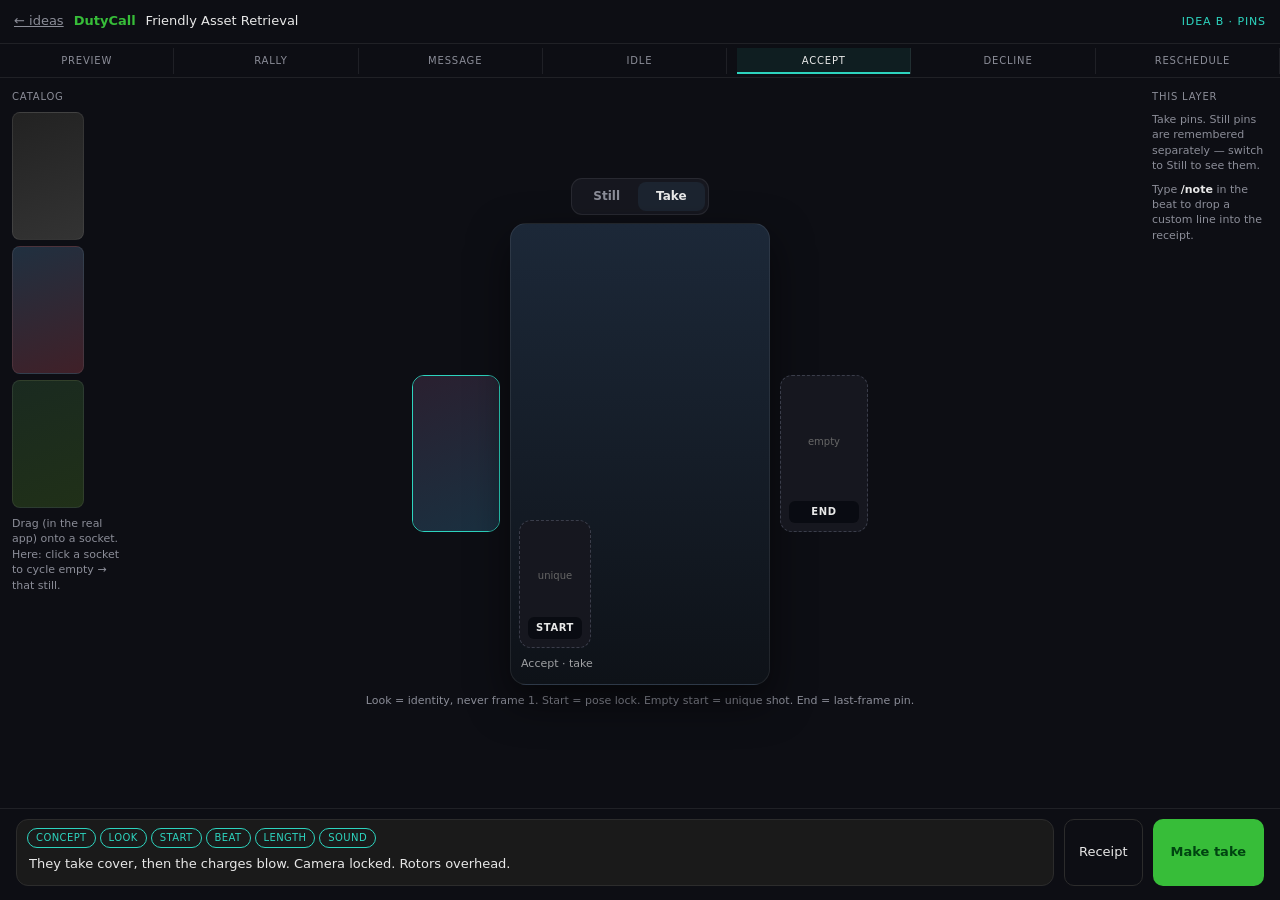
<file: wireframes/formula/pins.html>
<!DOCTYPE html>
<html lang="en">
<head>
<meta charset="utf-8" />
<meta name="viewport" content="width=device-width, initial-scale=1" />
<title>Idea B · Pins</title>
<style>
  :root {
    --bg: #0d0e14; --ink: #e8e8e8; --mute: #8b8d98;
    --line: rgba(255,255,255,.08); --teal: #2dd4bf; --green: #37BD39;
  }
  * { box-sizing: border-box; }
  html, body { margin: 0; height: 100%; background: var(--bg); color: var(--ink);
    font: 13px/1.4 ui-sans-serif, system-ui, -apple-system, sans-serif; }
  button, input { font: inherit; color: inherit; }
  button { cursor: pointer; border: 0; background: none; }
  .app { height: 100%; display: grid; grid-template-rows: 44px 34px 1fr 92px; }
  .top, .pack {
    display: flex; align-items: center; border-bottom: 1px solid var(--line);
    padding: 0 14px; gap: 10px;
  }
  .brand { color: var(--green); font-weight: 700; }
  .back { color: var(--mute); }
  .pack { padding: 0; }
  .clip { flex: 1; text-align: center; padding: 6px 0; color: var(--mute);
    border-right: 1px solid var(--line); font-size: 10px; letter-spacing: .08em;
    text-transform: uppercase; }
  .clip.on { color: var(--ink); background: rgba(45,212,191,.08);
    box-shadow: inset 0 -2px 0 var(--teal); }
  .stage {
    display: grid; grid-template-columns: 140px 1fr 140px; min-height: 0;
  }
  .col { padding: 12px; display: flex; flex-direction: column; gap: 8px; overflow: auto; }
  .lbl { font-size: 10px; letter-spacing: .08em; text-transform: uppercase; color: var(--mute); }
  .mid { display: flex; flex-direction: column; align-items: center; justify-content: center; min-height: 0; gap: 8px; }
  .surf { display: flex; background: #16171f; border: 1px solid var(--line); border-radius: 11px; padding: 3px; }
  .surf b { padding: 6px 18px; border-radius: 8px; font-size: 12px; font-weight: 700; color: var(--mute); }
  .surf b.on { background: #1c2430; color: var(--ink); }
  .row3 { display: flex; align-items: center; gap: 10px; }
  .socket {
    width: 88px; aspect-ratio: 9/16; border-radius: 12px;
    border: 1.5px dashed #3a3d4a; background: #16171f;
    display: flex; flex-direction: column; align-items: center; justify-content: flex-end;
    padding: 8px; gap: 4px; position: relative; overflow: hidden;
  }
  .socket.has { border-style: solid; border-color: var(--teal); }
  .socket.empty { color: var(--mute); }
  .socket .role {
    font-size: 10px; font-weight: 750; letter-spacing: .06em; text-transform: uppercase;
    background: rgba(8,10,16,.85); width: 100%; text-align: center; padding: 4px 0;
    border-radius: 6px;
  }
  .socket.has .role { color: var(--teal); }
  .socket .ph { font-size: 10px; color: #666; position: absolute; top: 38%; }
  .fill {
    position: absolute; inset: 0;
    background: linear-gradient(160deg,#2a2030,#1a3040);
  }
  .fill.b { background: linear-gradient(160deg,#203040,#402020); }
  .phone {
    width: min(48vh, 260px); aspect-ratio: 9/16; border-radius: 16px;
    background: linear-gradient(180deg,#1c2838,#0e1218); border: 1px solid var(--line);
    box-shadow: 0 16px 40px #0008; position: relative; overflow: hidden;
  }
  .phone .cap { position: absolute; left: 10px; bottom: 12px; font-size: 11px; color: #fff9; }
  .catalog { display: flex; flex-direction: column; gap: 6px; }
  .cat {
    width: 72px; aspect-ratio: 9/16; border-radius: 8px; border: 1px solid var(--line);
    background: linear-gradient(160deg,#222,#333); cursor: grab;
  }
  .cat:nth-child(2) { background: linear-gradient(160deg,#203040,#402028); }
  .cat:nth-child(3) { background: linear-gradient(160deg,#1a2a20,#203018); }
  .hint { font-size: 11px; color: var(--mute); }
  .dock {
    border-top: 1px solid var(--line); display: flex; align-items: stretch; gap: 10px;
    padding: 10px 16px 14px; background: #0d0e14;
  }
  .composer {
    flex: 1; display: flex; flex-direction: column; gap: 6px;
    background: #1a1a1a; border: 1px solid #2c2c2c; border-radius: 12px; padding: 8px 10px;
  }
  .composer input { background: none; border: 0; outline: none; width: 100%; }
  .recipe { display: flex; flex-wrap: wrap; gap: 4px; }
  .pill {
    font-size: 10px; letter-spacing: .04em; text-transform: uppercase;
    border: 1px solid #333; border-radius: 999px; padding: 2px 8px; color: var(--mute);
  }
  .pill.on { border-color: var(--teal); color: var(--teal); }
  .pill.off { text-decoration: line-through; opacity: .4; }
  .go { background: var(--green); color: #041; font-weight: 700; padding: 0 18px; border-radius: 10px; min-width: 7.5rem; }
  .ghost { border: 1px solid #2c2c2c; padding: 0 14px; border-radius: 10px; }
  .sheet {
    position: fixed; left: 50%; bottom: 100px; transform: translateX(-50%);
    width: min(560px, 92vw); background: #12131a; border: 1px solid var(--line);
    border-radius: 14px; padding: 14px 16px; box-shadow: 0 20px 60px #000a; z-index: 5;
  }
  .sheet h3 { margin: 0 0 8px; font-size: 13px; letter-spacing: .08em; text-transform: uppercase; color: var(--mute); }
  .line { display: flex; gap: 8px; align-items: flex-start; padding: 6px 0; border-top: 1px solid var(--line); }
  .line .k { flex: 0 0 72px; font-size: 10px; letter-spacing: .08em; text-transform: uppercase; color: var(--teal); padding-top: 2px; }
  .line .v { flex: 1; font-size: 12px; color: #d0d2da; }
  .line.off .v { text-decoration: line-through; opacity: .4; }
  .x { color: var(--mute); padding: 0 4px; }
</style>
</head>
<body>
<div class="app">
  <div class="top">
    <a class="back" href="index.html">← ideas</a>
    <span class="brand">DutyCall</span>
    <span>Friendly Asset Retrieval</span>
    <span style="margin-left:auto;color:var(--teal);font-size:11px;letter-spacing:.08em;">IDEA B · PINS</span>
  </div>
  <div class="pack">
    <div class="clip">Preview</div>
    <div class="clip">Rally</div>
    <div class="clip">Message</div>
    <div class="clip">Idle</div>
    <div class="clip on">Accept</div>
    <div class="clip">Decline</div>
    <div class="clip">Reschedule</div>
  </div>
  <div class="stage">
    <div class="col">
      <div class="lbl">Catalog</div>
      <div class="catalog">
        <div class="cat" title="Preview"></div>
        <div class="cat" title="Idle"></div>
        <div class="cat" title="This clip"></div>
      </div>
      <div class="hint">Drag (in the real app) onto a socket. Here: click a socket to cycle empty → that still.</div>
    </div>
    <div class="mid">
      <div class="surf">
        <b id="stillBtn">Still</b>
        <b id="takeBtn" class="on">Take</b>
      </div>
      <div class="row3">
        <button class="socket" id="lookSock" data-slot="look">
          <div class="fill" id="lookFill" hidden></div>
          <div class="ph" id="lookPh">empty</div>
          <div class="role">Look</div>
        </button>
        <div class="phone">
          <button class="socket" id="startSock" data-slot="start" style="position:absolute;left:8px;bottom:36px;width:72px;height:auto;aspect-ratio:9/16;z-index:2;">
            <div class="fill b" id="startFill" hidden></div>
            <div class="ph" id="startPh">unique</div>
            <div class="role">Start</div>
          </button>
          <span class="cap">Accept · <span id="capSurf">take</span></span>
        </div>
        <button class="socket" id="endSock" data-slot="end">
          <div class="fill" id="endFill" hidden></div>
          <div class="ph" id="endPh">empty</div>
          <div class="role">End</div>
        </button>
      </div>
      <div class="hint">Look = identity, never frame 1. Start = pose lock. Empty start = unique shot. End = last-frame pin.</div>
    </div>
    <div class="col" style="align-items:flex-start;">
      <div class="lbl">This layer</div>
      <div class="hint" id="layerHint">Take pins. Still pins are remembered separately — switch to Still to see them.</div>
      <div class="hint">Type <b style="color:var(--ink)">/note</b> in the beat to drop a custom line into the receipt.</div>
    </div>
  </div>
  <div class="dock">
    <div class="composer">
      <div class="recipe" id="recipe"></div>
      <input id="beat" value="They take cover, then the charges blow. Camera locked. Rotors overhead." />
    </div>
    <button class="ghost" id="receiptBtn">Receipt</button>
    <button class="go" id="go">Make take</button>
  </div>
</div>
<div class="sheet" id="sheet" hidden></div>
<script>
const layers = {
  still: { look: true, start: false, end: false, notes: [] },
  take:  { look: true, start: false, end: false, notes: [] },
};
let surf = 'take';
let showSheet = false;

function L(){ return layers[surf]; }
function cycle(slot){
  L()[slot] = !L()[slot];
  render();
}
function pills(){
  const l = L();
  const beat = document.getElementById('beat').value.trim();
  const items = [
    { k:'concept', v:'elite squad abducts a friend for a game', on:true },
    { k:'look', v: l.look ? 'Preview + Rally.start · identity only' : '', on: l.look },
    { k:'start', v: l.start ? 'This clip still is frame 1' : 'Unique shot — no frame 1', on: true },
    { k:'beat', v: beat, on: !!beat },
    { k:'end', v: l.end ? 'Land on Idle rest' : '', on: l.end },
  ];
  if (surf === 'still') items.push({ k:'rules', v:'Single still, 9:16. No captions.', on:true });
  else items.push({ k:'length', v:'6 seconds', on:true }, { k:'sound', v:'rotors, radio', on:true });
  l.notes.forEach((n,i) => items.push({ k:'note', v:n, on:true, i }));
  return items.filter(x => x.v);
}
function render(){
  const l = L();
  document.getElementById('stillBtn').classList.toggle('on', surf==='still');
  document.getElementById('takeBtn').classList.toggle('on', surf==='take');
  document.getElementById('capSurf').textContent = surf;
  document.getElementById('go').textContent = surf==='still' ? 'Make still' : 'Make take';
  document.getElementById('layerHint').textContent = surf==='still'
    ? 'Still pins. Take pins wait on the other layer.'
    : 'Take pins. Still pins are remembered separately — switch to Still to see them.';
  [['look', l.look, 'empty', 'Look'],
   ['start', l.start, 'unique', 'Start'],
   ['end', l.end, 'empty', 'End']].forEach(([id, on, empty]) => {
    document.getElementById(id+'Sock').classList.toggle('has', on);
    document.getElementById(id+'Fill').hidden = !on;
    document.getElementById(id+'Ph').textContent = on ? '' : empty;
    document.getElementById(id+'Ph').hidden = on;
  });
  document.getElementById('recipe').innerHTML = pills().map(p =>
    `<span class="pill ${p.on?'on':'off'}">${p.k}</span>`
  ).join('');
  const sheet = document.getElementById('sheet');
  sheet.hidden = !showSheet;
  if (showSheet) {
    sheet.innerHTML = `<h3>Receipt · what Imagine gets · ${surf}</h3>` +
      pills().map((p,i) =>
        `<div class="line ${p.on?'':'off'}"><div class="k">${p.k}</div><div class="v">${p.v}</div>
         <button class="x" data-i="${i}">×</button></div>`
      ).join('') +
      `<div style="margin-top:8px;display:flex;justify-content:flex-end"><button class="ghost" id="closeSheet" style="padding:8px 12px">Close</button></div>`;
    sheet.querySelector('#closeSheet').onclick = () => { showSheet=false; render(); };
    sheet.querySelectorAll('.x').forEach(b => b.onclick = () => {
      const item = pills()[+b.dataset.i];
      if (item.k === 'look') L().look = false;
      if (item.k === 'end') L().end = false;
      if (item.k === 'note') L().notes.splice(item.i, 1);
      render();
    });
  }
}
['look','start','end'].forEach(s => {
  document.getElementById(s+'Sock').onclick = () => cycle(s);
});
document.getElementById('stillBtn').onclick = () => { surf='still'; render(); };
document.getElementById('takeBtn').onclick = () => { surf='take'; render(); };
document.getElementById('receiptBtn').onclick = () => { showSheet = !showSheet; render(); };
document.getElementById('beat').oninput = render;
document.getElementById('beat').addEventListener('keydown', e => {
  if (e.key === 'Enter') {
    const v = e.target.value;
    const m = v.match(/\/note\s+(.+)$/i);
    if (m) {
      e.preventDefault();
      L().notes.push(m[1].trim());
      e.target.value = v.replace(/\/note\s+.+$/i, '').trim();
      render();
    }
  }
});
document.getElementById('go').onclick = () => {
  alert((surf==='still'?'Make still':'Make take') + ' would send:\n\n' +
    pills().filter(p=>p.on).map(p => p.k.toUpperCase()+'\n'+p.v).join('\n\n'));
};
render();
</script>
</body>
</html>
</file>
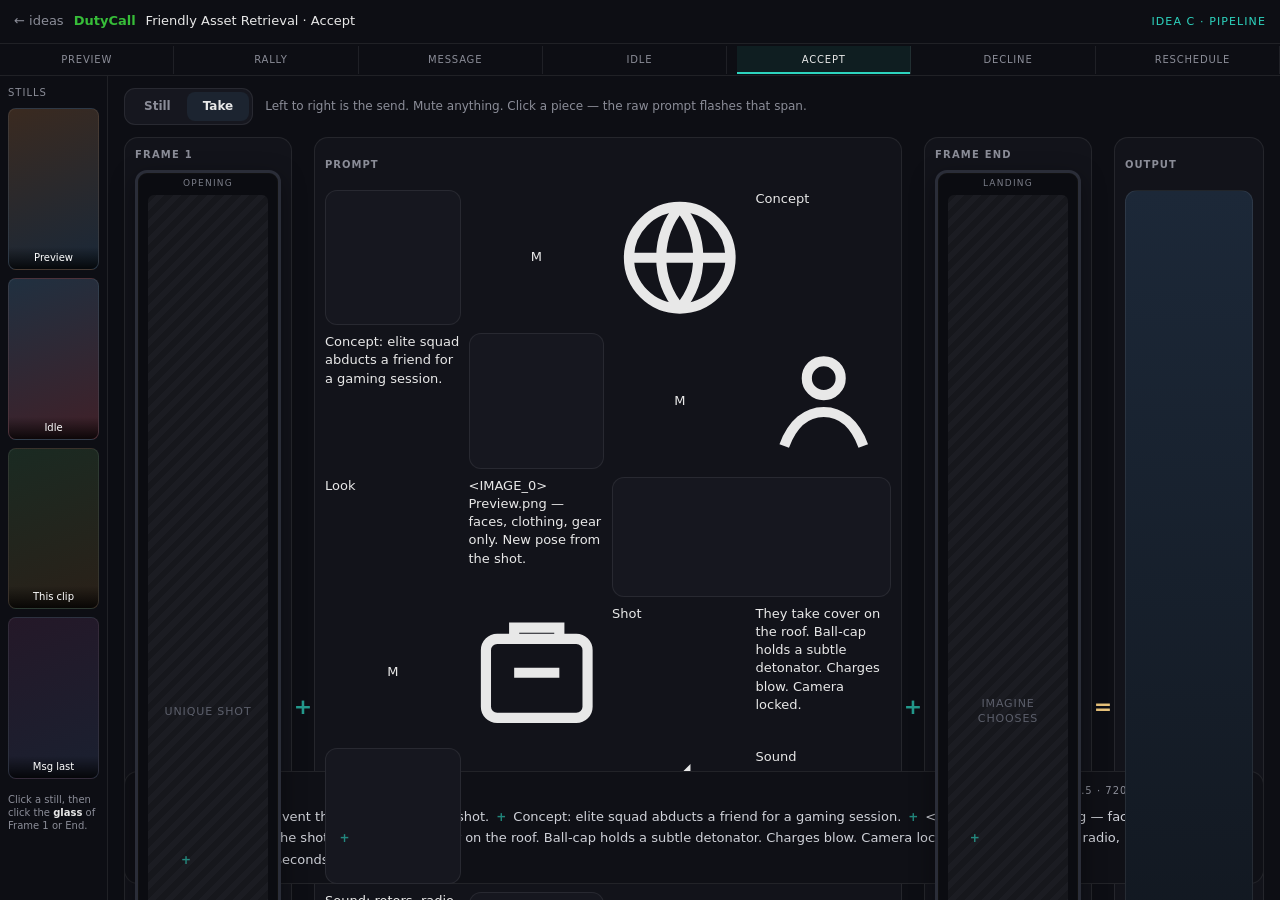
<file: wireframes/formula/pipeline.html>
<!DOCTYPE html>
<html lang="en">
<head>
<meta charset="utf-8" />
<meta name="viewport" content="width=device-width, initial-scale=1" />
<title>Idea C · Formula pipeline</title>
<style>
  :root {
    --bg: #0d0e14;
    --ink: #e8e8e8;
    --mute: #8b8d98;
    --line: rgba(255,255,255,.08);
    --teal: #2dd4bf;
    --green: #37BD39;
    --gold: #e8c27a;
    --blue: #8ab4ff;
    --pink: #e9a6c9;
    --orange: #f0a36b;
  }
  * { box-sizing: border-box; }
  html, body {
    margin: 0; height: 100%;
    background: var(--bg); color: var(--ink);
    font: 13px/1.4 ui-sans-serif, system-ui, -apple-system, sans-serif;
  }
  button, input, textarea { font: inherit; color: inherit; }
  button { cursor: pointer; border: 0; background: none; }
  .app {
    height: 100%;
    display: grid;
    grid-template-rows: 44px 32px 1fr;
  }
  .top, .pack {
    display: flex; align-items: center;
    border-bottom: 1px solid var(--line);
    padding: 0 14px; gap: 10px;
  }
  .brand { color: var(--green); font-weight: 700; }
  .back { color: var(--mute); text-decoration: none; }
  .idea {
    margin-left: auto; font-size: 11px; letter-spacing: .1em;
    text-transform: uppercase; color: var(--teal);
  }
  .pack { padding: 0; }
  .clip {
    flex: 1; text-align: center; padding: 7px 0; color: var(--mute);
    border-right: 1px solid var(--line); font-size: 10px;
    letter-spacing: .08em; text-transform: uppercase;
  }
  .clip.on {
    color: var(--ink); background: rgba(45,212,191,.08);
    box-shadow: inset 0 -2px 0 var(--teal);
  }

  .workspace {
    display: grid;
    grid-template-columns: 108px 1fr;
    min-height: 0;
  }
  .catalog {
    border-right: 1px solid var(--line);
    padding: 10px 8px;
    overflow: auto;
    display: flex; flex-direction: column; gap: 8px;
  }
  .lbl {
    font-size: 10px; letter-spacing: .1em; text-transform: uppercase; color: var(--mute);
  }
  .cat {
    width: 100%; aspect-ratio: 9/16; border-radius: 8px;
    border: 1px solid var(--line); position: relative; overflow: hidden;
  }
  .cat.is-pick { outline: 2px solid var(--teal); outline-offset: 2px; }
  .cat .nm {
    position: absolute; left: 0; right: 0; bottom: 0;
    font-size: 10px; text-align: center; padding: 4px;
    background: linear-gradient(transparent, #000c); color: #fff;
  }
  .g1 { background: linear-gradient(160deg,#3a2a20,#1a2838); }
  .g2 { background: linear-gradient(160deg,#203040,#402028); }
  .g3 { background: linear-gradient(160deg,#1a2a22,#2a2018); }
  .g4 { background: linear-gradient(160deg,#241828,#1a2030); }

  .formula {
    display: flex; flex-direction: column; min-height: 0; overflow: auto;
    padding: 12px 16px 16px;
  }
  .formula-head {
    display: flex; align-items: center; gap: 12px; margin-bottom: 12px;
  }
  .surf {
    display: flex; background: #16171f; border: 1px solid var(--line);
    border-radius: 11px; padding: 3px;
  }
  .surf b {
    padding: 6px 16px; border-radius: 8px; font-size: 12px;
    font-weight: 700; color: var(--mute);
  }
  .surf b.on { background: #1c2430; color: var(--ink); }
  .formula-head .hint { color: var(--mute); font-size: 12px; }

  .pipeline {
    display: grid;
    grid-template-columns: 168px 22px 1fr 22px 168px 22px 150px;
    align-items: stretch;
    gap: 0;
    min-height: 280px;
  }
  .plus {
    display: flex; align-items: center; justify-content: center;
    color: var(--teal); font-size: 22px; font-weight: 700; opacity: .7;
    user-select: none;
  }
  .plus.pulse { animation: plusPulse 1.8s ease-in-out infinite; }
  @keyframes plusPulse {
    0%, 100% { opacity: .35; transform: scale(1); }
    50% { opacity: 1; transform: scale(1.12); }
  }
  .eq {
    display: flex; align-items: center; justify-content: center;
    color: var(--gold); font-size: 22px; font-weight: 700;
  }

  .stage-col {
    background: #12131a; border: 1px solid var(--line); border-radius: 14px;
    padding: 10px; display: flex; flex-direction: column; gap: 8px;
  }
  .stage-col h3 {
    margin: 0; font-size: 10px; letter-spacing: .12em; text-transform: uppercase;
    color: var(--mute); font-weight: 650;
  }
  .stage-col.take-only.hide { display: none; }

  /* Viewfinder socket — glass picks the still, bezel cycles the type */
  .vf {
    flex: 1; min-height: 210px;
    border-radius: 12px;
    background: #0b0c11;
    border: 3px solid #2a2d38;
    position: relative;
    overflow: hidden;
    box-shadow: inset 0 0 0 1px #111, 0 8px 24px #0006;
  }
  .vf.is-on { border-color: var(--teal); }
  .vf.is-look { border-color: var(--gold); }
  .vf.is-mute { opacity: .38; filter: grayscale(.6); }
  .vf-glass {
    position: absolute; inset: 22px 10px 36px;
    border-radius: 6px; overflow: hidden; cursor: pointer;
    background: repeating-linear-gradient(135deg, #16171c 0 6px, #1b1c22 6px 12px);
  }
  .vf-glass:hover { box-shadow: inset 0 0 0 2px var(--teal); }
  .vf-still { position: absolute; inset: 0; }
  .vf-empty {
    position: absolute; inset: 0; display: flex; align-items: center; justify-content: center;
    color: #5c5f6b; font-size: 11px; letter-spacing: .08em; text-transform: uppercase;
    text-align: center; padding: 8px;
  }
  .vf-bezel {
    position: absolute; left: 0; right: 0; bottom: 0; height: 36px;
    display: flex; align-items: stretch;
    background: #1a1c24;
  }
  .vf-type {
    flex: 1; display: flex; align-items: center; justify-content: center;
    gap: 6px; font-size: 10px; font-weight: 800; letter-spacing: .12em;
    text-transform: uppercase; color: var(--ink);
  }
  .vf-type:hover { background: #22252f; }
  .vf-type .chev { color: var(--teal); font-size: 9px; }
  .vf-mute {
    width: 36px; display: flex; align-items: center; justify-content: center;
    border-left: 1px solid #2a2d38; color: var(--mute);
  }
  .vf-mute:hover, .vf-mute.on { color: var(--orange); }
  .vf-name {
    position: absolute; top: 4px; left: 0; right: 0;
    text-align: center; font-size: 9px; letter-spacing: .14em;
    text-transform: uppercase; color: #7a7d88;
  }

  .mid {
    background: #12131a; border: 1px solid var(--line); border-radius: 14px;
    padding: 10px; display: flex; flex-direction: column; gap: 8px; min-width: 0;
  }
  .cards {
    display: grid;
    grid-template-columns: repeat(4, 1fr);
    gap: 8px;
    flex: 1;
  }
  .card {
    background: #16171f; border: 1px solid var(--line); border-radius: 12px;
    padding: 8px; text-align: left; display: flex; flex-direction: column; gap: 4px;
    min-height: 88px; position: relative;
  }
  .card:hover { border-color: #3a3d4a; }
  .card.open { border-color: var(--teal); box-shadow: 0 0 0 1px rgba(45,212,191,.25); }
  .card.mute { opacity: .38; }
  .card .ic { width: 22px; height: 22px; color: var(--c, var(--teal)); }
  .card .k {
    font-size: 10px; letter-spacing: .1em; text-transform: uppercase; font-weight: 700;
  }
  .card .p {
    font-size: 11px; color: var(--mute); line-height: 1.3;
    display: -webkit-box; -webkit-line-clamp: 2; -webkit-box-orient: vertical; overflow: hidden;
  }
  .card .mute-btn {
    position: absolute; top: 6px; right: 6px;
    width: 22px; height: 22px; border-radius: 6px; color: var(--mute);
  }
  .card .mute-btn:hover, .card.mute .mute-btn { color: var(--orange); }
  .card.shot { grid-column: span 2; min-height: 120px; }
  .card.shot .p { -webkit-line-clamp: 4; color: #d5d7de; }

  .out {
    background: #12131a; border: 1px solid var(--line); border-radius: 14px;
    padding: 10px; display: flex; flex-direction: column; gap: 8px;
  }
  .out-phone {
    flex: 1; min-height: 210px; border-radius: 12px;
    background: linear-gradient(180deg,#1c2838,#0e1218);
    border: 1px solid var(--line); position: relative; overflow: hidden;
  }
  .out-phone span {
    position: absolute; left: 8px; bottom: 8px; font-size: 10px; color: #fff8;
    letter-spacing: .08em; text-transform: uppercase;
  }
  .out-phone.flash { animation: outFlash .6s ease; }
  @keyframes outFlash {
    0% { box-shadow: 0 0 0 0 rgba(55,189,57,.6); }
    100% { box-shadow: 0 0 0 12px rgba(55,189,57,0); }
  }
  .go {
    background: var(--green); color: #041; font-weight: 800;
    padding: 10px; border-radius: 10px; width: 100%;
  }

  .inspect {
    margin-top: 10px; background: #16171f; border: 1px solid rgba(45,212,191,.3);
    border-radius: 12px; padding: 10px 12px;
  }
  .inspect textarea {
    width: 100%; min-height: 70px; background: #1a1a1a; border: 1px solid #2c2c2c;
    border-radius: 8px; padding: 8px; outline: none; resize: vertical;
  }
  .inspect .row { display: flex; justify-content: space-between; align-items: center; margin-bottom: 6px; }
  .ghost { border: 1px solid #2c2c2c; padding: 4px 10px; border-radius: 8px; color: var(--mute); }

  .compiled {
    margin-top: 12px; background: #0f1016; border: 1px solid var(--line);
    border-radius: 14px; padding: 12px 14px;
  }
  .compiled .row { display: flex; justify-content: space-between; align-items: baseline; margin-bottom: 8px; }
  .raw {
    font-size: 13px; line-height: 1.65; color: #cfd1d8;
  }
  .raw span {
    border-radius: 4px; padding: 1px 3px; transition: background .2s, color .2s;
  }
  .raw span.flash {
    animation: hit .7s ease;
  }
  @keyframes hit {
    0% { background: color-mix(in srgb, var(--c, var(--teal)) 55%, transparent); color: #fff; }
    100% { background: transparent; }
  }
  .raw span.hot {
    background: color-mix(in srgb, var(--c, var(--teal)) 28%, transparent);
    box-shadow: inset 0 -2px 0 var(--c, var(--teal));
  }
  .raw .plus {
    display: inline; font-size: 12px; padding: 0 4px; opacity: .6;
  }

  /* picker */
  .modal {
    position: fixed; inset: 0; background: #0008; display: flex;
    align-items: center; justify-content: center; z-index: 20;
  }
  .modal[hidden] { display: none !important; }
  .picker {
    width: min(560px, 92vw); background: #12131a; border: 1px solid var(--line);
    border-radius: 16px; padding: 16px; box-shadow: 0 24px 80px #000c;
  }
  .grid {
    display: grid; grid-template-columns: repeat(4, 1fr); gap: 10px; margin-top: 10px;
  }
  .pick {
    aspect-ratio: 9/16; border-radius: 10px; border: 1px solid var(--line);
    position: relative; overflow: hidden;
  }
  .pick:hover, .pick.on { border-color: var(--teal); }
  .pick .nm {
    position: absolute; left: 0; right: 0; bottom: 0; font-size: 10px;
    text-align: center; padding: 5px; background: linear-gradient(transparent,#000d);
  }
  .pick.none {
    display: flex; align-items: center; justify-content: center;
    background: repeating-linear-gradient(135deg,#16171c 0 6px,#1b1c22 6px 12px);
    color: var(--mute); font-size: 11px; letter-spacing: .08em; text-transform: uppercase;
  }
</style>
</head>
<body>
<div class="app">
  <div class="top">
    <a class="back" href="index.html">← ideas</a>
    <span class="brand">DutyCall</span>
    <span>Friendly Asset Retrieval · Accept</span>
    <span class="idea">Idea C · pipeline</span>
  </div>
  <div class="pack">
    <div class="clip">Preview</div>
    <div class="clip">Rally</div>
    <div class="clip">Message</div>
    <div class="clip">Idle</div>
    <div class="clip on">Accept</div>
    <div class="clip">Decline</div>
    <div class="clip">Reschedule</div>
  </div>

  <div class="workspace">
    <aside class="catalog">
      <div class="lbl">Stills</div>
      <button class="cat g1" data-still="preview"><span class="nm">Preview</span></button>
      <button class="cat g2" data-still="idle"><span class="nm">Idle</span></button>
      <button class="cat g3" data-still="clip"><span class="nm">This clip</span></button>
      <button class="cat g4" data-still="msg"><span class="nm">Msg last</span></button>
      <div class="lbl" style="margin-top:6px;font-size:10px;color:#8b8d98;text-transform:none;letter-spacing:0;line-height:1.3;">
        Click a still, then click the <b style="color:#e8e8e8">glass</b> of Frame 1 or End.
      </div>
    </aside>

    <div class="formula">
      <div class="formula-head">
        <div class="surf">
          <b id="stillBtn">Still</b>
          <b id="takeBtn" class="on">Take</b>
        </div>
        <span class="hint">Left to right is the send. Mute anything. Click a piece — the raw prompt flashes that span.</span>
      </div>

      <div class="pipeline">
        <div class="stage-col">
          <h3>Frame 1</h3>
          <div class="vf" id="vfStart">
            <div class="vf-name">opening</div>
            <button class="vf-glass" id="startGlass" title="Choose still">
              <div class="vf-still g3" id="startStill" hidden></div>
              <div class="vf-empty" id="startEmpty">unique shot</div>
            </button>
            <div class="vf-bezel">
              <button class="vf-type" id="startType" title="Cycle how this still is used">
                UNIQUE <span class="chev">▾</span>
              </button>
              <button class="vf-mute" id="startMute" title="Mute this slot">M</button>
            </div>
          </div>
        </div>

        <div class="plus pulse">+</div>

        <div class="mid">
          <h3 class="lbl">Prompt</h3>
          <div class="cards" id="cards"></div>
        </div>

        <div class="plus pulse" id="plusEnd">+</div>

        <div class="stage-col" id="endCol">
          <h3>Frame end</h3>
          <div class="vf" id="vfEnd">
            <div class="vf-name">landing</div>
            <button class="vf-glass" id="endGlass" title="Choose still">
              <div class="vf-still g2" id="endStill" hidden></div>
              <div class="vf-empty" id="endEmpty">Imagine chooses</div>
            </button>
            <div class="vf-bezel">
              <button class="vf-type" id="endType" title="Cycle end type">
                NONE <span class="chev">▾</span>
              </button>
              <button class="vf-mute" id="endMute" title="Mute this slot">M</button>
            </div>
          </div>
        </div>

        <div class="eq">=</div>

        <div class="out">
          <h3 class="lbl">Output</h3>
          <div class="out-phone" id="outPhone"><span id="outCap">Accept · take</span></div>
          <button class="go" id="go">Make take</button>
        </div>
      </div>

      <div class="inspect" id="inspect" hidden>
        <div class="row">
          <b id="insTitle">Shot</b>
          <span>
            <button class="ghost" id="insMute">Mute</button>
            <button class="ghost" id="insReset">Reset auto</button>
            <button class="ghost" id="insClose">Close</button>
          </span>
        </div>
        <textarea id="insText"></textarea>
      </div>

      <div class="compiled">
        <div class="row">
          <div class="lbl">Compiled send</div>
          <span class="lbl" id="optLab"></span>
        </div>
        <div class="raw" id="raw"></div>
      </div>
    </div>
  </div>
</div>

<div class="modal" id="modal" hidden>
  <div class="picker">
    <div class="row" style="display:flex;justify-content:space-between;align-items:center;">
      <div>
        <div class="lbl">Choose a still</div>
        <div id="pickFor" style="font-weight:700;margin-top:2px;">Frame 1</div>
      </div>
      <button class="ghost" id="pickClose">Close</button>
    </div>
    <div class="grid" id="pickGrid"></div>
  </div>
</div>

<script>
const STILLS = [
  { id: 'none', name: 'None', g: 'none' },
  { id: 'preview', name: 'Preview', g: 'g1' },
  { id: 'idle', name: 'Idle', g: 'g2' },
  { id: 'clip', name: 'This clip', g: 'g3' },
  { id: 'msg', name: 'Msg last', g: 'g4' },
];
const START_TYPES = [
  { id: 'unique', lab: 'Unique', hint: 'No frame-1 pin. Invent the opening.' },
  { id: 'start', lab: 'Start', hint: 'This still is frame 1. Pose is locked.' },
  { id: 'look', lab: 'Look', hint: 'Identity / gear only. Not the opening pose.' },
];
const END_TYPES = [
  { id: 'none', lab: 'None', hint: 'Imagine chooses the ending.' },
  { id: 'pin', lab: 'Pin', hint: 'Land on this still.' },
  { id: 'loop', lab: 'Loop', hint: 'Last frame matches frame 1.' },
];

const MID = {
  still: [
    { id:'concept', lab:'Concept', c:'#8ab4ff', auto:'Concept: elite squad abducts a friend for a gaming session.' },
    { id:'look', lab:'Look', c:'#e8c27a', auto:'<IMAGE_1> Preview.png — faces, clothing, gear only.' },
    { id:'shot', lab:'Shot', c:'#c3a6ff', auto:'They take cover on the roof. Ball-cap holds a subtle detonator. Charges blow.', shot:true },
    { id:'rules', lab:'Rules', c:'#9ee37d', auto:'Single still, 9:16. No captions, logos, or on-image text.' },
  ],
  take: [
    { id:'concept', lab:'Concept', c:'#8ab4ff', auto:'Concept: elite squad abducts a friend for a gaming session.' },
    { id:'look', lab:'Look', c:'#e8c27a', auto:'<IMAGE_0> Preview.png — faces, clothing, gear only. New pose from the shot.' },
    { id:'shot', lab:'Shot', c:'#c3a6ff', auto:'They take cover on the roof. Ball-cap holds a subtle detonator. Charges blow. Camera locked.', shot:true },
    { id:'sound', lab:'Sound', c:'#9ee37d', auto:'Sound: rotors, radio, rooftop wind.' },
    { id:'voice', lab:'Voice', c:'#e9a6c9', auto:'' },
    { id:'len', lab:'Length', c:'#8b8d98', auto:'Duration: 6 seconds.' },
  ],
};

const ICONS = {
  concept: '<svg class="ic" viewBox="0 0 24 24" fill="none" stroke="currentColor" stroke-width="1.8"><circle cx="12" cy="12" r="9"/><path d="M3 12h18M12 3a14 14 0 0 1 0 18M12 3a14 14 0 0 0 0 18"/></svg>',
  look: '<svg class="ic" viewBox="0 0 24 24" fill="none" stroke="currentColor" stroke-width="1.8"><circle cx="12" cy="8" r="3"/><path d="M5 20c1.5-4 4-6 7-6s5.5 2 7 6"/></svg>',
  shot: '<svg class="ic" viewBox="0 0 24 24" fill="none" stroke="currentColor" stroke-width="1.8"><rect x="3" y="6" width="18" height="14" rx="2"/><path d="M8 6V4h8v2M8 12h8"/></svg>',
  sound: '<svg class="ic" viewBox="0 0 24 24" fill="none" stroke="currentColor" stroke-width="1.8"><path d="M4 10v4h4l5 5V5L8 10H4z"/><path d="M16 9a4 4 0 0 1 0 6"/></svg>',
  voice: '<svg class="ic" viewBox="0 0 24 24" fill="none" stroke="currentColor" stroke-width="1.8"><rect x="9" y="3" width="6" height="11" rx="3"/><path d="M5 11a7 7 0 0 0 14 0M12 18v3"/></svg>',
  len: '<svg class="ic" viewBox="0 0 24 24" fill="none" stroke="currentColor" stroke-width="1.8"><circle cx="12" cy="12" r="9"/><path d="M12 7v5l3 2"/></svg>',
  rules: '<svg class="ic" viewBox="0 0 24 24" fill="none" stroke="currentColor" stroke-width="1.8"><path d="M12 3l8 4v6c0 5-3.5 8-8 9-4.5-1-8-4-8-9V7l8-4z"/></svg>',
};

const layers = {
  still: { startType: 'look', startStill: 'preview', startMute: false, endType: 'none', endStill: null, endMute: false, mute: {}, edit: {} },
  take:  { startType: 'unique', startStill: null, startMute: false, endType: 'none', endStill: null, endMute: false, mute: {}, edit: {} },
};
let surf = 'take';
let openId = null;
let pickFor = null; // 'start' | 'end'
let heldStill = null;

function L(){ return layers[surf]; }
function mids(){ return MID[surf]; }
function stillBy(id){ return STILLS.find(s => s.id === id); }
function startMeta(){ return START_TYPES.find(t => t.id === L().startType); }
function endMeta(){ return END_TYPES.find(t => t.id === L().endType); }

function val(part){
  if (L().mute[part.id]) return '';
  const e = L().edit[part.id];
  if (e != null) return e.trim();
  return (part.auto || '').trim();
}

function startText(){
  const l = L();
  if (l.startMute) return '';
  const t = startMeta();
  const s = stillBy(l.startStill);
  if (t.id === 'unique' || !l.startStill) return 'No start-frame pin. Invent the opening from the shot.';
  if (t.id === 'look') return `${s.name} is identity / look only — not frame 1. Do not copy pose.`;
  return `Image-to-video begins on ${s.name} (frame 1). The shot is what happens next.`;
}
function endText(){
  if (surf === 'still') return '';
  const l = L();
  if (l.endMute) return '';
  const t = endMeta();
  const s = stillBy(l.endStill);
  if (t.id === 'none' || !l.endStill && t.id !== 'loop') return '';
  if (t.id === 'loop') return 'Loop: last frame matches frame 1.';
  return `Last frame: ${s ? s.name : 'this still'}. Land here.`;
}

function parts(){
  const out = [];
  const st = startText();
  if (st) out.push({ id:'start', lab:'Frame 1', c:'#2dd4bf', text: st });
  mids().forEach(p => {
    const t = val(p);
    if (t) out.push({ id:p.id, lab:p.lab, c:p.c, text:t });
  });
  const en = endText();
  if (en) out.push({ id:'end', lab:'Frame end', c:'#f0a36b', text: en });
  return out;
}

function flash(id){
  document.querySelectorAll('#raw [data-id]').forEach(el => {
    if (el.dataset.id === id) {
      el.classList.remove('flash');
      void el.offsetWidth;
      el.classList.add('flash');
      el.classList.add('hot');
    } else el.classList.remove('hot');
  });
}

function renderCards(){
  const el = document.getElementById('cards');
  el.innerHTML = mids().map(p => {
    const muted = !!L().mute[p.id];
    const preview = val(p) || (muted ? 'muted' : 'empty — mute or write');
    return `<button class="card ${p.shot?'shot':''} ${openId===p.id?'open':''} ${muted?'mute':''}" data-id="${p.id}" style="--c:${p.c}">
      <button class="mute-btn" data-mute="${p.id}" title="Mute">M</button>
      ${ICONS[p.id] || ICONS.shot}
      <div class="k">${p.lab}</div>
      <div class="p">${esc(preview)}</div>
    </button>`;
  }).join('');
  el.querySelectorAll('.card').forEach(b => {
    b.onclick = e => {
      if (e.target.closest('[data-mute]')) return;
      openId = openId === b.dataset.id ? null : b.dataset.id;
      render();
      flash(b.dataset.id);
    };
  });
  el.querySelectorAll('[data-mute]').forEach(b => {
    b.onclick = e => {
      e.stopPropagation();
      L().mute[b.dataset.mute] = !L().mute[b.dataset.mute];
      render();
      flash(b.dataset.mute);
    };
  });
}

function renderVf(){
  const l = L();
  const st = startMeta();
  const hasStart = st.id !== 'unique' && l.startStill;
  document.getElementById('startType').innerHTML = `${st.lab} <span class="chev">▾</span>`;
  document.getElementById('vfStart').className =
    'vf' + (hasStart ? (st.id==='look'?' is-look':' is-on') : '') + (l.startMute?' is-mute':'');
  document.getElementById('startStill').hidden = !hasStart;
  document.getElementById('startEmpty').hidden = hasStart;
  document.getElementById('startEmpty').textContent = st.id==='unique' ? 'unique shot' : 'click glass';
  const sEl = document.getElementById('startStill');
  sEl.className = 'vf-still ' + (stillBy(l.startStill)?.g || 'g3');
  document.getElementById('startMute').classList.toggle('on', l.startMute);

  const take = surf === 'take';
  document.getElementById('endCol').classList.toggle('hide', !take);
  document.getElementById('plusEnd').style.visibility = take ? 'visible' : 'hidden';
  if (take) {
    const et = endMeta();
    const hasEnd = et.id !== 'none' && (et.id==='loop' || l.endStill);
    document.getElementById('endType').innerHTML = `${et.lab} <span class="chev">▾</span>`;
    document.getElementById('vfEnd').className =
      'vf' + (hasEnd ? ' is-on' : '') + (l.endMute?' is-mute':'');
    document.getElementById('endStill').hidden = !(et.id==='pin' && l.endStill);
    document.getElementById('endEmpty').hidden = et.id==='pin' && l.endStill;
    document.getElementById('endEmpty').textContent =
      et.id==='loop' ? 'loop to frame 1' : et.id==='none' ? 'Imagine chooses' : 'click glass';
    document.getElementById('endStill').className = 'vf-still ' + (stillBy(l.endStill)?.g || 'g2');
    document.getElementById('endMute').classList.toggle('on', l.endMute);
  }
}

function renderRaw(){
  const ps = parts();
  document.getElementById('raw').innerHTML = ps.length
    ? ps.map(p => `<span data-id="${p.id}" style="--c:${p.c}">${esc(p.text)}</span>`).join('<span class="plus">+</span>')
    : '<i style="color:#8b8d98">Nothing to send.</i>';
  document.getElementById('raw').querySelectorAll('span[data-id]').forEach(s => {
    s.onmouseenter = () => {
      document.querySelectorAll('.card').forEach(c => c.classList.toggle('open', c.dataset.id === s.dataset.id));
      s.classList.add('hot');
    };
    s.onmouseleave = () => {
      if (openId !== s.dataset.id) s.classList.remove('hot');
      if (openId !== s.dataset.id) document.querySelectorAll('.card').forEach(c => c.classList.toggle('open', c.dataset.id === openId));
    };
    s.onclick = () => {
      if (s.dataset.id === 'start' || s.dataset.id === 'end') {
        flash(s.dataset.id);
        return;
      }
      openId = s.dataset.id;
      render();
      flash(s.dataset.id);
    };
  });
  const opts = [];
  if (surf==='take') opts.push('model 1.5', '720p', '9:16');
  else opts.push('image quality', '1k', '9:16');
  if (L().startType==='start' && L().startStill) opts.push('image = frame 1');
  else if (L().startType==='look' || mids().some(p=>p.id==='look' && val(p))) opts.push('refs only');
  document.getElementById('optLab').textContent = opts.join(' · ');
}

function renderInspect(){
  const box = document.getElementById('inspect');
  const p = mids().find(x => x.id === openId);
  if (!p) { box.hidden = true; return; }
  box.hidden = false;
  document.getElementById('insTitle').textContent = p.lab;
  document.getElementById('insText').value = L().edit[p.id] != null ? L().edit[p.id] : p.auto;
}

function render(){
  document.getElementById('stillBtn').classList.toggle('on', surf==='still');
  document.getElementById('takeBtn').classList.toggle('on', surf==='take');
  document.getElementById('go').textContent = surf==='still' ? 'Make still' : 'Make take';
  document.getElementById('outCap').textContent = 'Accept · ' + surf;
  renderVf();
  renderCards();
  renderInspect();
  renderRaw();
}

function esc(s){ return (s||'').replace(/[&<>]/g, c => ({'&':'&amp;','<':'&lt;','>':'&gt;'}[c])); }

function openPicker(which){
  pickFor = which;
  document.getElementById('pickFor').textContent = which === 'start' ? 'Frame 1' : 'Frame end';
  const cur = which === 'start' ? L().startStill : L().endStill;
  document.getElementById('pickGrid').innerHTML = STILLS.map(s => {
    const cls = s.id==='none' ? 'pick none' : `pick ${s.g}`;
    return `<button class="${cls} ${s.id===cur?'on':''}" data-id="${s.id}">
      ${s.id==='none'?'None':`<span class="nm">${s.name}</span>`}
    </button>`;
  }).join('');
  document.getElementById('modal').hidden = false;
  document.querySelectorAll('#pickGrid .pick').forEach(b => b.onclick = () => {
    const id = b.dataset.id === 'none' ? null : b.dataset.id;
    if (pickFor === 'start') {
      L().startStill = id;
      if (!id) L().startType = 'unique';
      else if (L().startType === 'unique') L().startType = 'start';
    } else {
      L().endStill = id;
      if (!id) L().endType = 'none';
      else if (L().endType === 'none') L().endType = 'pin';
    }
    document.getElementById('modal').hidden = true;
    heldStill = null;
    render();
    flash(pickFor === 'start' ? 'start' : 'end');
  });
}

document.getElementById('stillBtn').onclick = () => { openId=null; surf='still'; render(); };
document.getElementById('takeBtn').onclick = () => { openId=null; surf='take'; render(); };

document.getElementById('startType').onclick = () => {
  const i = START_TYPES.findIndex(t => t.id === L().startType);
  L().startType = START_TYPES[(i+1)%START_TYPES.length].id;
  if (L().startType !== 'unique' && !L().startStill) L().startStill = 'clip';
  render(); flash('start');
};
document.getElementById('endType').onclick = () => {
  const i = END_TYPES.findIndex(t => t.id === L().endType);
  L().endType = END_TYPES[(i+1)%END_TYPES.length].id;
  if (L().endType === 'pin' && !L().endStill) L().endStill = 'idle';
  render(); flash('end');
};
document.getElementById('startMute').onclick = () => { L().startMute = !L().startMute; render(); flash('start'); };
document.getElementById('endMute').onclick = () => { L().endMute = !L().endMute; render(); flash('end'); };
document.getElementById('startGlass').onclick = () => {
  if (heldStill) {
    L().startStill = heldStill;
    if (L().startType === 'unique') L().startType = 'start';
    heldStill = null;
    document.querySelectorAll('.cat').forEach(c => c.classList.remove('is-pick'));
    render(); flash('start');
    return;
  }
  openPicker('start');
};
document.getElementById('endGlass').onclick = () => {
  if (heldStill) {
    L().endStill = heldStill;
    L().endType = 'pin';
    heldStill = null;
    document.querySelectorAll('.cat').forEach(c => c.classList.remove('is-pick'));
    render(); flash('end');
    return;
  }
  openPicker('end');
};

document.querySelectorAll('.cat').forEach(c => c.onclick = () => {
  heldStill = c.dataset.still;
  document.querySelectorAll('.cat').forEach(x => x.classList.toggle('is-pick', x===c));
});

document.getElementById('pickClose').onclick = () => document.getElementById('modal').hidden = true;
document.getElementById('modal').onclick = e => { if (e.target.id==='modal') e.currentTarget.hidden = true; };

document.getElementById('insText').oninput = e => {
  if (!openId) return;
  L().edit[openId] = e.target.value;
  renderRaw();
  flash(openId);
};
document.getElementById('insClose').onclick = () => { openId=null; render(); };
document.getElementById('insReset').onclick = () => { if (openId) delete L().edit[openId]; render(); flash(openId); };
document.getElementById('insMute').onclick = () => { if (openId) L().mute[openId] = !L().mute[openId]; render(); flash(openId); };

document.getElementById('go').onclick = () => {
  document.getElementById('outPhone').classList.remove('flash');
  void document.getElementById('outPhone').offsetWidth;
  document.getElementById('outPhone').classList.add('flash');
};

render();
</script>
</body>
</html>
</file>
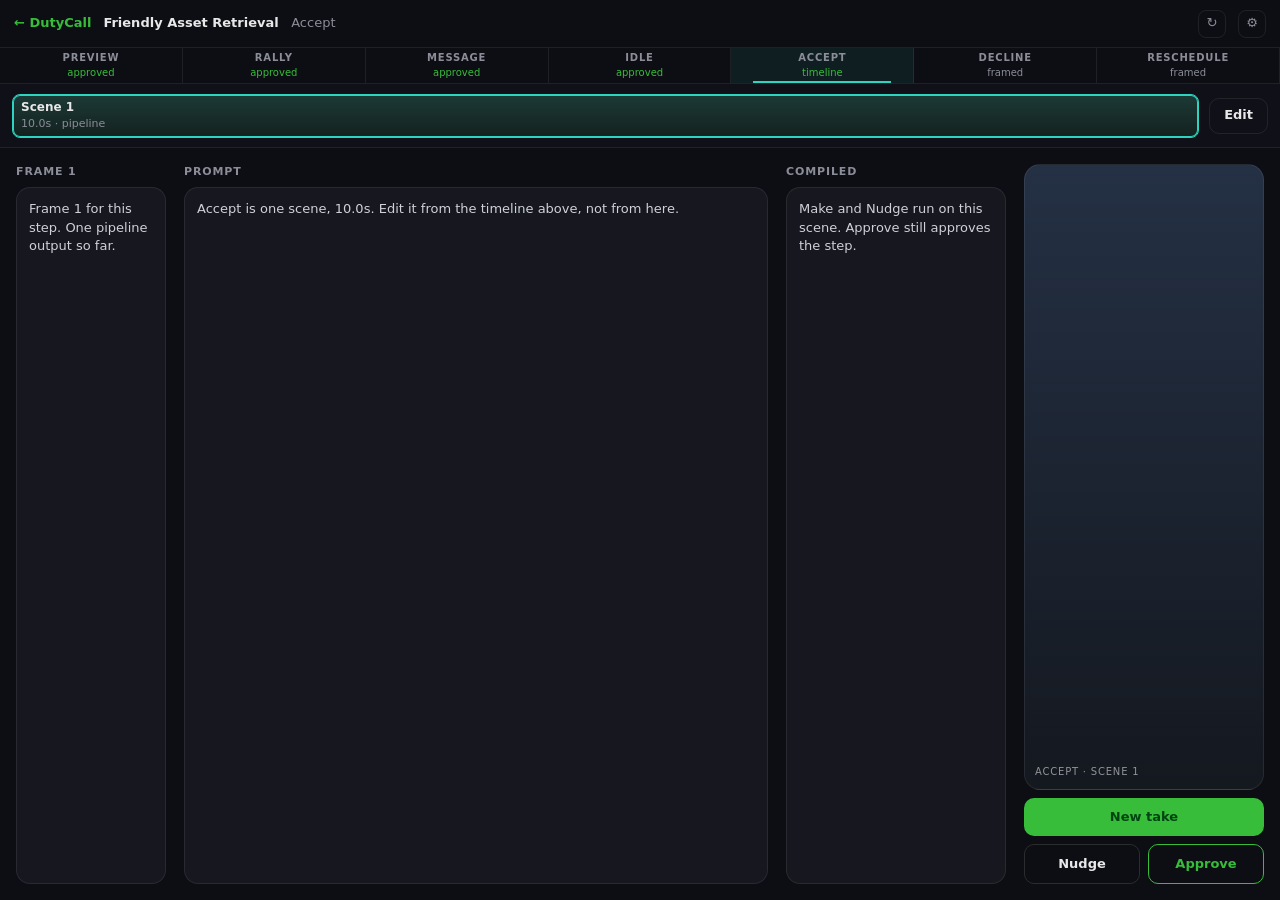
<file: wireframes/formula/scenes.html>
<!DOCTYPE html>
<html lang="en">
<head>
<meta charset="utf-8" />
<meta name="viewport" content="width=device-width, initial-scale=1" />
<title>Rally · scenes</title>
<style>
  :root {
    --bg: #0d0e14;
    --ink: #e8e8e8;
    --mute: #8b8d98;
    --line: rgba(255,255,255,.08);
    --teal: #2dd4bf;
    --green: #37BD39;
    --amber: #f0a36b;
  }
  * { box-sizing: border-box; }
  html, body {
    margin: 0; height: 100%;
    background: var(--bg); color: var(--ink);
    font: 13px/1.4 ui-sans-serif, system-ui, -apple-system, sans-serif;
  }
  button { font: inherit; color: inherit; cursor: pointer; border: 0; background: none; }
  button:disabled { opacity: .35; cursor: default; }
  .app {
    height: 100%;
    display: grid;
    grid-template-rows: 48px 36px 64px 1fr;
  }
  .top, .pack, .master { border-bottom: 1px solid var(--line); }
  .top { display: flex; align-items: center; gap: 12px; padding: 0 14px; }
  .brand { color: var(--green); font-weight: 700; }
  .name { font-weight: 600; }
  .name span { color: var(--mute); font-weight: 400; margin-left: 8px; }
  .spacer { flex: 1; }
  .ico {
    width: 28px; height: 28px; border-radius: 8px;
    border: 1px solid var(--line); color: var(--mute);
    display: grid; place-items: center;
  }
  .pack { display: flex; align-items: stretch; }
  .clip {
    flex: 1; min-width: 72px;
    display: flex; flex-direction: column; align-items: center; justify-content: center;
    gap: 1px; color: var(--mute); border-right: 1px solid var(--line); position: relative;
  }
  .clip .k { font-size: 10px; letter-spacing: .08em; text-transform: uppercase; }
  .clip .s { font-size: 10px; }
  .clip.is-on { color: var(--ink); background: rgba(45,212,191,.08); }
  .clip.is-on::after {
    content: ""; position: absolute; left: 12%; right: 12%; bottom: 0; height: 2px; background: var(--teal);
  }
  .clip.is-ok .s { color: var(--green); }

  .master {
    display: flex; align-items: center; gap: 10px;
    padding: 0 12px; background: #101118;
  }
  .m-track {
    flex: 1; min-width: 0; height: 44px;
    display: flex; gap: 3px; align-items: stretch;
  }
  .mclip {
    min-width: 72px; border-radius: 8px; border: 1px solid var(--line);
    background: linear-gradient(180deg, #1c3a36, #14211f);
    text-align: left; padding: 6px 8px;
    display: flex; flex-direction: column; justify-content: center;
  }
  .mclip.on { border-color: var(--teal); box-shadow: inset 0 0 0 1px var(--teal); }
  .mclip .t { font-weight: 700; font-size: 12px; }
  .mclip .d { color: var(--mute); font-size: 11px; }
  .mclip.still {
    flex: 1; background: #16171f; color: var(--mute);
  }
  .edit {
    flex: none; height: 36px; padding: 0 14px; border-radius: 10px;
    border: 1px solid var(--line); font-weight: 700;
  }

  .work {
    min-height: 0;
    display: grid;
    grid-template-columns: 150px 1fr 220px 240px;
    gap: 18px; padding: 16px;
  }
  .col { min-height: 0; display: flex; flex-direction: column; gap: 8px; }
  .k { font-size: 11px; letter-spacing: .08em; text-transform: uppercase; color: var(--mute); font-weight: 650; }
  .card {
    flex: 1; min-height: 0; background: #16171f; border: 1px solid var(--line);
    border-radius: 14px; padding: 12px; color: #cfd1d8;
  }
  .phone {
    flex: 1; min-height: 0; border-radius: 16px; border: 1px solid var(--line);
    background: linear-gradient(180deg, #243044, #14181f); position: relative;
  }
  .phone span {
    position: absolute; left: 10px; bottom: 10px;
    font-size: 10px; letter-spacing: .08em; text-transform: uppercase; color: #fff8;
  }
  .go, .ghost, .ok { border-radius: 10px; padding: 10px; font-weight: 700; }
  .go { background: var(--green); color: #041; }
  .row { display: flex; gap: 8px; }
  .ghost { flex: 1; border: 1px solid #2c2c2c; }
  .ok { flex: 1; border: 1px solid var(--green); color: var(--green); }

  .shade {
    position: fixed; inset: 0; background: rgba(0,0,0,.62);
    display: grid; place-items: center; z-index: 5;
  }
  .shade[hidden] { display: none; }
  .sheet {
    width: min(1100px, 80vw); height: min(780px, 80vh);
    background: #12131a; border: 1px solid var(--line); border-radius: 18px;
    box-shadow: 0 30px 90px #000c;
    display: grid; grid-template-rows: auto 1fr auto auto; gap: 12px;
    padding: 14px 16px 12px;
  }
  .head, .transport { display: flex; align-items: center; gap: 10px; }
  .head h2 { margin: 0; font-size: 15px; font-weight: 650; }
  .head .sub, .hint { color: var(--mute); }
  .save {
    background: var(--green); color: #041; font-weight: 800;
    border-radius: 10px; padding: 8px 14px;
  }
  .close {
    border: 1px solid #2c2c2c; border-radius: 10px; padding: 8px 12px; font-weight: 650;
  }
  .stage { min-height: 0; display: grid; place-items: center; }
  .monitor {
    height: 100%; max-height: 420px; aspect-ratio: 9 / 16;
    border-radius: 16px; border: 1px solid var(--line); position: relative;
    background: #14181f; overflow: hidden;
  }
  .monitor .f {
    position: absolute; inset: 0; display: grid; place-items: center;
    font-size: 28px; font-weight: 750; letter-spacing: .04em;
  }
  .monitor .meta {
    position: absolute; left: 10px; bottom: 10px;
    font-size: 10px; letter-spacing: .08em; text-transform: uppercase; color: #fff8;
  }
  .jog { display: flex; gap: 6px; }
  .jog button, .tool {
    height: 36px; padding: 0 12px; border-radius: 10px;
    border: 1px solid #2c2c2c; font-weight: 700;
  }
  .tool.cut { border-color: var(--amber); color: var(--amber); }
  .tc { font-variant-numeric: tabular-nums; font-weight: 650; }
  .tl { display: flex; flex-direction: column; gap: 6px; }
  .ruler {
    position: relative; height: 16px; color: var(--mute); font-size: 10px;
    background-image: repeating-linear-gradient(90deg, rgba(255,255,255,.28) 0 1px, transparent 1px 10px);
    cursor: ew-resize; user-select: none;
  }
  .ruler span { position: absolute; top: 0; transform: translateX(-50%); }
  .ruler span:first-child { transform: none; }
  .lane { position: relative; height: 64px; }
  .eclips { display: flex; height: 100%; gap: 3px; }
  .eclip {
    min-width: 48px; border-radius: 8px; border: 1px solid var(--line);
    background:
      repeating-linear-gradient(90deg, rgba(255,255,255,.06) 0 1px, transparent 1px 7px),
      linear-gradient(180deg, #243044, #171b22);
    text-align: left; padding: 8px; cursor: grab;
  }
  .eclip.on { border-color: var(--teal); }
  .eclip .t { display: block; font-weight: 700; }
  .eclip .d { color: var(--mute); font-size: 11px; }
  .playhead {
    position: absolute; top: -16px; bottom: 0; width: 2px; margin-left: -1px;
    background: #fff; pointer-events: none; z-index: 2;
  }
  .playhead::before {
    content: ""; position: absolute; top: 0; left: -5px;
    border-left: 6px solid transparent; border-right: 6px solid transparent;
    border-top: 8px solid #fff;
  }
</style>
</head>
<body>
<div class="app">
  <header class="top">
    <span class="brand">← DutyCall</span>
    <div class="name">Friendly Asset Retrieval <span id="stepName">Accept</span></div>
    <div class="spacer"></div>
    <button class="ico">↻</button>
    <button class="ico">⚙</button>
  </header>
  <nav class="pack" id="pack"></nav>
  <div class="master">
    <div class="m-track" id="mtrack"></div>
    <button class="edit" id="editOpen" title="Cut this scene on a frame timeline">Edit</button>
  </div>
  <div class="work">
    <div class="col">
      <div class="k">Frame 1</div>
      <div class="card" id="frame"></div>
    </div>
    <div class="col">
      <div class="k">Prompt</div>
      <div class="card" id="prompt"></div>
    </div>
    <div class="col">
      <div class="k">Compiled</div>
      <div class="card" id="compiled"></div>
    </div>
    <div class="col">
      <div class="phone"><span id="phoneCap"></span></div>
      <button class="go" id="make">New take</button>
      <div class="row">
        <button class="ghost" id="nudge">Nudge</button>
        <button class="ok">Approve</button>
      </div>
    </div>
  </div>
</div>

<div class="shade" id="shade" hidden>
  <div class="sheet" role="dialog" aria-label="Edit scene">
    <div class="head">
      <h2 id="editTitle">Edit</h2>
      <span class="sub" id="editSub"></span>
      <div class="spacer"></div>
      <button class="save" id="save">Save</button>
      <button class="close" id="close">Close</button>
    </div>
    <div class="stage">
      <div class="monitor" id="monitor">
        <div class="f" id="frameNum">0</div>
        <div class="meta" id="monMeta"></div>
      </div>
    </div>
    <div class="transport">
      <div class="jog">
        <button id="back" title="Previous frame">◀ 1 frame</button>
        <button id="play" title="Play">Play</button>
        <button id="fwd" title="Next frame">1 frame ▶</button>
      </div>
      <span class="tc" id="tc">0:00.00 · frame 0</span>
      <div class="spacer"></div>
      <button class="tool cut" id="cut">Cut</button>
      <button class="tool" id="del">Delete</button>
    </div>
    <div class="tl">
      <div class="ruler" id="ruler"></div>
      <div class="lane" id="lane">
        <div class="eclips" id="eclips"></div>
        <div class="playhead" id="playhead"></div>
      </div>
      <div class="hint" id="hint">Click the timeline to jump to a frame. Cut splits at the playhead. Drag clips to reorder. Save puts them on the step timeline.</div>
    </div>
  </div>
</div>
<script>
  const FPS = 30;
  const STEPS = ["Preview", "Rally", "Message", "Idle", "Accept", "Decline", "Reschedule"];
  let nextId = 1;
  function makeScene(seconds) {
    return { id: nextId++, frames: Math.round(seconds * FPS) };
  }
  const pack = {
    Preview: { video: false, scenes: [], selected: null },
    Rally: { video: true, scenes: [makeScene(6)], selected: null },
    Message: { video: true, scenes: [makeScene(6)], selected: null },
    Idle: { video: true, scenes: [makeScene(4)], selected: null },
    Accept: { video: true, scenes: [makeScene(10)], selected: null },
    Decline: { video: true, scenes: [makeScene(6)], selected: null },
    Reschedule: { video: true, scenes: [makeScene(6)], selected: null },
  };
  for (const step of Object.values(pack)) {
    if (step.scenes[0]) step.selected = step.scenes[0].id;
  }
  let current = "Accept";

  let clips = [];
  let playhead = 0;
  let clipSel = null;
  let editingId = null;
  let dragId = null;
  let timer = null;
  let clipSeq = 1;

  const shade = document.getElementById("shade");

  function fmtDur(frames) {
    return (frames / FPS).toFixed(2).replace(/0$/, "") + "s";
  }
  function fmtTc(frame) {
    const clamped = Math.max(0, frame);
    const sec = Math.floor(clamped / FPS);
    const sub = clamped % FPS;
    const hundredths = Math.floor(sub * 100 / FPS);
    return "0:" + String(sec).padStart(2, "0") + "." + String(hundredths).padStart(2, "0");
  }
  function totalFrames() {
    return clips.reduce((n, c) => n + (c.out - c.in), 0);
  }
  function locate(frame) {
    let acc = 0;
    for (let i = 0; i < clips.length; i++) {
      const len = clips[i].out - clips[i].in;
      if (frame < acc + len) return { index: i, clip: clips[i], local: frame - acc, acc, len };
      acc += len;
    }
    return null;
  }
  function canCut() {
    const loc = locate(playhead);
    return !!loc && loc.local > 0 && loc.local < loc.len;
  }

  function renderPack() {
    const nav = document.getElementById("pack");
    nav.innerHTML = "";
    for (const name of STEPS) {
      const el = document.createElement("button");
      el.className = "clip" + (name === current ? " is-on" : "") + (name !== "Decline" && name !== "Reschedule" ? " is-ok" : "");
      const sub = name === current ? (pack[name].video ? "timeline" : "still") : (name === "Decline" || name === "Reschedule" ? "framed" : "approved");
      el.innerHTML = '<span class="k">' + name + '</span><span class="s">' + sub + "</span>";
      el.onclick = () => {
        if (name === current) return;
        closeEditor(false);
        current = name;
        renderStudio();
      };
      nav.appendChild(el);
    }
  }

  function renderMaster() {
    const track = document.getElementById("mtrack");
    const edit = document.getElementById("editOpen");
    track.innerHTML = "";
    const model = pack[current];
    edit.disabled = !model.video;
    if (!model.video) {
      const still = document.createElement("div");
      still.className = "mclip still";
      still.innerHTML = '<span class="t">Preview</span><span class="d">still · no clip timeline</span>';
      track.appendChild(still);
      return;
    }
    model.scenes.forEach((sc, i) => {
      const b = document.createElement("button");
      b.className = "mclip" + (sc.id === model.selected ? " on" : "");
      b.style.flex = sc.frames + " 1 0";
      b.innerHTML = '<span class="t">Scene ' + (i + 1) + '</span><span class="d">' + fmtDur(sc.frames) + " · pipeline</span>";
      b.title = "Open this scene’s pipeline";
      b.onclick = () => {
        model.selected = sc.id;
        renderMaster();
        renderFormula();
      };
      b.ondblclick = () => {
        model.selected = sc.id;
        openEditor();
      };
      track.appendChild(b);
    });
  }

  function selectedIndex() {
    const model = pack[current];
    return model.scenes.findIndex((sc) => sc.id === model.selected);
  }

  function renderFormula() {
    const model = pack[current];
    document.getElementById("stepName").textContent = current;
    document.getElementById("make").textContent = model.video ? "New take" : "Make still";
    document.getElementById("nudge").textContent = model.video ? "Nudge" : "Tweak";
    if (!model.video) {
      document.getElementById("frame").textContent = "Preview still. The step timeline does not apply.";
      document.getElementById("prompt").textContent = "The still formula, unchanged.";
      document.getElementById("compiled").textContent = "Make and Tweak stay on the still.";
      document.getElementById("phoneCap").textContent = "Preview · still";
      return;
    }
    const i = Math.max(0, selectedIndex());
    const n = model.scenes.length;
    const sc = model.scenes[i];
    if (n === 1) {
      document.getElementById("frame").textContent = "Frame 1 for this step. One pipeline output so far.";
      document.getElementById("prompt").textContent = current + " is one scene, " + fmtDur(sc.frames) + ". Edit it from the timeline above, not from here.";
      document.getElementById("compiled").textContent = "Make and Nudge run on this scene. Approve still approves the step.";
    } else if (i === 0) {
      document.getElementById("frame").textContent = "This scene’s first frame. The other scenes stay where they are.";
      document.getElementById("prompt").textContent = "Scene 1 · " + fmtDur(sc.frames) + ". Nudge changes this scene only.";
      document.getElementById("compiled").textContent = "Pipeline for scene 1 of " + n + ".";
    } else {
      document.getElementById("frame").textContent = "Last frame of scene " + i + ". This generate starts there.";
      document.getElementById("prompt").textContent = "Scene " + (i + 1) + " · " + fmtDur(sc.frames) + ". Its own shot. Make writes this scene, not the step.";
      document.getElementById("compiled").textContent = "Pipeline for scene " + (i + 1) + " of " + n + ". Approve still approves " + current + ".";
    }
    document.getElementById("phoneCap").textContent = current + " · scene " + (i + 1);
  }

  function renderStudio() {
    renderPack();
    renderMaster();
    renderFormula();
  }

  function stopPlay() {
    if (timer) clearInterval(timer);
    timer = null;
    const play = document.getElementById("play");
    if (play) play.textContent = "Play";
  }

  function playheadPx() {
    const lane = document.getElementById("lane");
    const total = totalFrames();
    if (!total || !clips.length) return 0;
    const gaps = Math.max(0, clips.length - 1) * 3;
    const inner = Math.max(0, lane.clientWidth - gaps);
    let acc = 0;
    let gapAcc = 0;
    for (let i = 0; i < clips.length; i++) {
      const len = clips[i].out - clips[i].in;
      if (playhead < acc + len || i === clips.length - 1) {
        const local = Math.min(len, Math.max(0, playhead - acc));
        return gapAcc + (local / total) * inner;
      }
      acc += len;
      gapAcc += 3;
    }
    return 0;
  }

  function paintPlayhead() {
    const total = totalFrames();
    const head = document.getElementById("playhead");
    head.style.left = playheadPx() + "px";
    document.getElementById("tc").textContent = fmtTc(playhead) + " · frame " + playhead;
    document.getElementById("frameNum").textContent = String(playhead);
    document.getElementById("monMeta").textContent = fmtTc(playhead);
    const hue = 200 + (playhead % 50);
    document.getElementById("monitor").style.background =
      "linear-gradient(180deg, hsl(" + hue + ",28%,24%), #14181f)";
    document.getElementById("cut").disabled = !canCut();
    document.getElementById("del").disabled = !clipSel;
    document.getElementById("save").disabled = clips.length === 0;
    document.querySelectorAll(".eclip").forEach((el) => {
      el.classList.toggle("on", el.dataset.id === clipSel);
    });
  }

  function paintRuler() {
    const ruler = document.getElementById("ruler");
    const total = Math.max(totalFrames(), 1);
    const seconds = Math.floor((total - 1) / FPS);
    ruler.innerHTML = "";
    for (let s = 0; s <= seconds; s++) {
      const mark = document.createElement("span");
      mark.style.left = (s * FPS / total * 100) + "%";
      mark.textContent = "0:" + String(s).padStart(2, "0");
      ruler.appendChild(mark);
    }
  }

  function renderClips() {
    const box = document.getElementById("eclips");
    box.innerHTML = "";
    clips.forEach((c, i) => {
      const el = document.createElement("div");
      el.className = "eclip";
      el.draggable = true;
      el.dataset.id = c.id;
      el.style.flex = (c.out - c.in) + " 1 0";
      el.innerHTML = '<span class="t">Clip ' + (i + 1) + '</span><span class="d">' + fmtDur(c.out - c.in) + "</span>";
      el.addEventListener("click", (e) => {
        clipSel = c.id;
        seekAt(e.clientX);
      });
      el.addEventListener("dragstart", (e) => {
        dragId = c.id;
        e.dataTransfer.effectAllowed = "move";
        e.dataTransfer.setData("text/plain", c.id);
      });
      el.addEventListener("dragover", (e) => e.preventDefault());
      el.addEventListener("drop", (e) => {
        e.preventDefault();
        e.stopPropagation();
        reorder(dragId, c.id);
      });
      box.appendChild(el);
    });
    paintRuler();
    paintPlayhead();
  }

  function seekAt(clientX) {
    stopPlay();
    const rect = document.getElementById("lane").getBoundingClientRect();
    const total = totalFrames();
    const n = clips.length;
    if (total <= 0 || n === 0 || rect.width <= 0) return;
    const x = Math.min(rect.width, Math.max(0, clientX - rect.left));
    const gaps = Math.max(0, n - 1) * 3;
    const inner = Math.max(1, rect.width - gaps);
    let acc = 0;
    let gapAcc = 0;
    for (let i = 0; i < n; i++) {
      const len = clips[i].out - clips[i].in;
      const w = (len / total) * inner;
      if (x < gapAcc + w || i === n - 1) {
        const local = Math.min(len - 1, Math.max(0, Math.floor(((x - gapAcc) / w) * len)));
        playhead = acc + local;
        clipSel = clips[i].id;
        paintPlayhead();
        return;
      }
      acc += len;
      gapAcc += w + 3;
    }
  }

  function step(delta) {
    stopPlay();
    const total = totalFrames();
    if (total <= 0) return;
    playhead = Math.min(total - 1, Math.max(0, playhead + delta));
    const loc = locate(playhead);
    if (loc) clipSel = loc.clip.id;
    paintPlayhead();
  }

  function cut() {
    stopPlay();
    const loc = locate(playhead);
    if (!loc || loc.local <= 0 || loc.local >= loc.len) return;
    const at = loc.clip.in + loc.local;
    const right = { id: "c" + (++clipSeq), in: at, out: loc.clip.out };
    loc.clip.out = at;
    clips.splice(loc.index + 1, 0, right);
    clipSel = right.id;
    renderClips();
  }

  function deleteSelected() {
    stopPlay();
    const idx = clips.findIndex((c) => c.id === clipSel);
    if (idx < 0) return;
    clips.splice(idx, 1);
    const next = clips[idx] || clips[idx - 1] || null;
    clipSel = next ? next.id : null;
    const total = totalFrames();
    playhead = total ? Math.min(playhead, total - 1) : 0;
    renderClips();
  }

  function reorder(fromId, toId) {
    if (!fromId || fromId === toId) return;
    const moving = clips.find((c) => c.id === fromId);
    if (!moving) return;
    const rest = clips.filter((c) => c.id !== fromId);
    const idx = rest.findIndex((c) => c.id === toId);
    if (idx < 0) return;
    rest.splice(idx, 0, moving);
    clips = rest;
    dragId = null;
    renderClips();
  }

  function openEditor() {
    const model = pack[current];
    if (!model.video) return;
    const sc = model.scenes.find((s) => s.id === model.selected) || model.scenes[0];
    if (!sc) return;
    editingId = sc.id;
    const i = model.scenes.findIndex((s) => s.id === sc.id);
    clips = [{ id: "c" + (++clipSeq), in: 0, out: sc.frames }];
    clipSel = clips[0].id;
    playhead = 0;
    document.getElementById("editTitle").textContent = "Edit · " + current;
    document.getElementById("editSub").textContent = "Scene " + (i + 1) + " · " + fmtDur(sc.frames);
    shade.hidden = false;
    renderClips();
  }

  function closeEditor(save) {
    stopPlay();
    if (save && editingId && clips.length) {
      const model = pack[current];
      const idx = model.scenes.findIndex((s) => s.id === editingId);
      if (idx >= 0) {
        const made = clips.map((c) => ({ id: nextId++, frames: c.out - c.in }));
        model.scenes.splice(idx, 1, ...made);
        model.selected = made[0].id;
      }
    }
    editingId = null;
    shade.hidden = true;
    renderStudio();
  }

  document.getElementById("editOpen").onclick = openEditor;
  document.getElementById("close").onclick = () => closeEditor(false);
  document.getElementById("save").onclick = () => closeEditor(true);
  document.getElementById("back").onclick = () => step(-1);
  document.getElementById("fwd").onclick = () => step(1);
  document.getElementById("cut").onclick = cut;
  document.getElementById("del").onclick = deleteSelected;
  document.getElementById("play").onclick = () => {
    if (timer) { stopPlay(); return; }
    const btn = document.getElementById("play");
    btn.textContent = "Pause";
    timer = setInterval(() => {
      if (playhead >= totalFrames() - 1) { stopPlay(); return; }
      playhead += 1;
      const loc = locate(playhead);
      if (loc) clipSel = loc.clip.id;
      paintPlayhead();
    }, 1000 / 15);
  };
  document.getElementById("ruler").addEventListener("pointerdown", (e) => {
    stopPlay();
    seekAt(e.clientX);
    const move = (ev) => seekAt(ev.clientX);
    const up = () => {
      window.removeEventListener("pointermove", move);
      window.removeEventListener("pointerup", up);
    };
    window.addEventListener("pointermove", move);
    window.addEventListener("pointerup", up);
  });
  document.addEventListener("keydown", (e) => {
    if (shade.hidden) return;
    if (e.key === "ArrowLeft") { e.preventDefault(); step(-1); }
    else if (e.key === "ArrowRight") { e.preventDefault(); step(1); }
    else if (e.key === "c" || e.key === "C") { e.preventDefault(); cut(); }
    else if (e.key === "Delete" || e.key === "Backspace") { e.preventDefault(); deleteSelected(); }
    else if (e.key === " ") { e.preventDefault(); document.getElementById("play").click(); }
  });

  renderStudio();
</script>
</body>
</html>
</file>
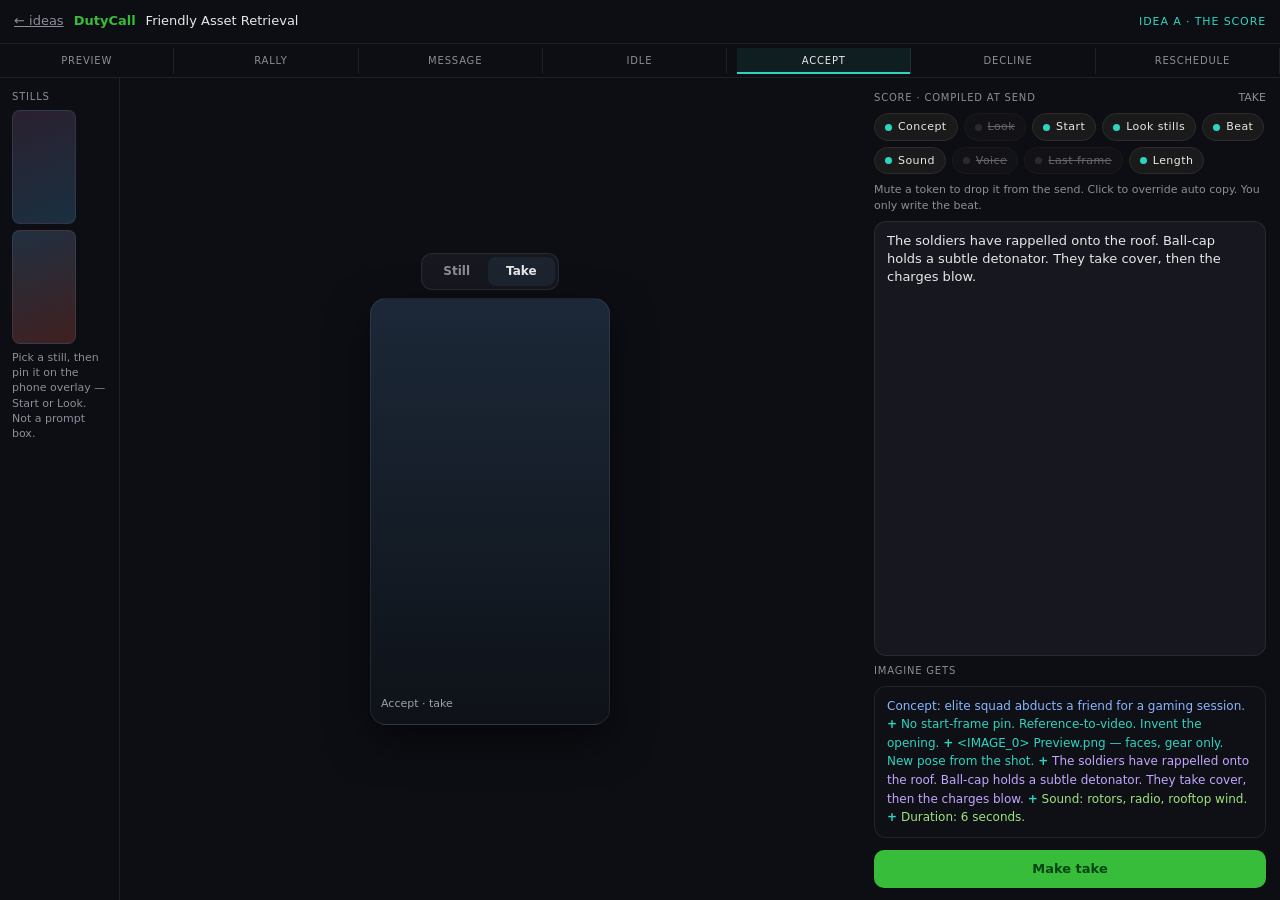
<file: wireframes/formula/score.html>
<!DOCTYPE html>
<html lang="en">
<head>
<meta charset="utf-8" />
<meta name="viewport" content="width=device-width, initial-scale=1" />
<title>Idea A · The Score</title>
<style>
  :root {
    --bg: #0d0e14; --panel: #12131a; --ink: #e8e8e8; --mute: #8b8d98;
    --line: rgba(255,255,255,.08); --teal: #2dd4bf; --green: #37BD39;
  }
  * { box-sizing: border-box; }
  html, body { margin: 0; height: 100%; background: var(--bg); color: var(--ink);
    font: 13px/1.4 ui-sans-serif, system-ui, -apple-system, sans-serif; }
  button, textarea { font: inherit; color: inherit; }
  button { cursor: pointer; border: 0; background: none; }
  .app { height: 100%; display: grid; grid-template-rows: 44px 34px 1fr; }
  .top, .pack {
    display: flex; align-items: center; border-bottom: 1px solid var(--line);
    padding: 0 14px; gap: 10px;
  }
  .brand { color: var(--green); font-weight: 700; }
  .back { color: var(--mute); }
  .pack { padding: 0; }
  .clip { flex: 1; text-align: center; padding: 6px 0; color: var(--mute);
    border-right: 1px solid var(--line); font-size: 10px; letter-spacing: .08em;
    text-transform: uppercase; }
  .clip.on { color: var(--ink); background: rgba(45,212,191,.08);
    box-shadow: inset 0 -2px 0 var(--teal); }
  .body { display: grid; grid-template-columns: 120px 1fr minmax(340px, 420px); min-height: 0; }
  .rail { padding: 12px; border-right: 1px solid var(--line); overflow: auto; }
  .rail:last-child { border-right: 0; border-left: 1px solid var(--line); }
  .lbl { font-size: 10px; letter-spacing: .08em; text-transform: uppercase; color: var(--mute); }
  .thumb { width: 64px; aspect-ratio: 9/16; border-radius: 8px; margin: 6px 0;
    background: linear-gradient(160deg,#2a2030,#1a3040); border: 1px solid var(--line); }
  .stage { display: flex; flex-direction: column; align-items: center; justify-content: center; min-height: 0; }
  .surf { display: flex; background: #16171f; border: 1px solid var(--line); border-radius: 11px; padding: 3px; margin-bottom: 8px; }
  .surf b { padding: 6px 18px; border-radius: 8px; font-size: 12px; font-weight: 700; color: var(--mute); }
  .surf b.on { background: #1c2430; color: var(--ink); }
  .phone { width: min(42vh, 240px); aspect-ratio: 9/16; border-radius: 16px;
    background: linear-gradient(180deg,#1c2838,#0e1218); border: 1px solid var(--line);
    box-shadow: 0 16px 40px #0008; position: relative; overflow: hidden; }
  .phone span { position: absolute; left: 10px; bottom: 12px; font-size: 11px; color: #fff9; }
  .score { display: flex; flex-direction: column; gap: 8px; padding: 12px 14px; min-height: 0; overflow: auto; }
  .tokens { display: flex; flex-wrap: wrap; gap: 6px; }
  .tok {
    display: inline-flex; align-items: center; gap: 6px;
    border: 1px solid #2c2c2c; background: #1a1a1a; border-radius: 999px;
    padding: 5px 10px; font-size: 11px; letter-spacing: .04em;
  }
  .tok .dot { width: 7px; height: 7px; border-radius: 50%; background: var(--teal); }
  .tok.mute { opacity: .4; text-decoration: line-through; }
  .tok.mute .dot { background: #555; }
  .tok.hot { border-color: var(--teal); color: var(--teal); }
  .tok.open { background: rgba(45,212,191,.12); border-color: var(--teal); }
  .beat {
    flex: 1; min-height: 140px; background: #16171f; border: 1px solid var(--line);
    border-radius: 12px; padding: 10px 12px; resize: none; outline: none;
  }
  .sheet {
    background: #0f1016; border: 1px solid var(--line); border-radius: 12px;
    padding: 10px 12px; font-size: 12px; line-height: 1.55; color: #cfd1d8;
  }
  .sheet b { font-weight: 650; }
  .sheet .c { color: #8ab4ff; } .sheet .s { color: var(--teal); }
  .sheet .h { color: #e8c27a; } .sheet .n { color: #c3a6ff; }
  .sheet .k { color: #9ee37d; }
  .sheet.dim span { opacity: .25; }
  .drawer {
    background: #16171f; border: 1px solid rgba(45,212,191,.35); border-radius: 12px;
    padding: 10px 12px;
  }
  .drawer textarea { width: 100%; min-height: 72px; background: #1a1a1a; border: 1px solid #2c2c2c;
    border-radius: 8px; padding: 8px; outline: none; resize: vertical; }
  .row { display: flex; justify-content: space-between; align-items: center; gap: 8px; }
  .tiny { font-size: 11px; color: var(--mute); }
  .go { background: var(--green); color: #041; font-weight: 700; padding: 10px; border-radius: 10px; width: 100%; margin-top: 4px; }
  .ghost { border: 1px solid #2c2c2c; padding: 8px 10px; border-radius: 8px; }
</style>
</head>
<body>
<div class="app">
  <div class="top">
    <a class="back" href="index.html">← ideas</a>
    <span class="brand">DutyCall</span>
    <span>Friendly Asset Retrieval</span>
    <span style="margin-left:auto;color:var(--teal);font-size:11px;letter-spacing:.08em;">IDEA A · THE SCORE</span>
  </div>
  <div class="pack">
    <div class="clip">Preview</div>
    <div class="clip">Rally</div>
    <div class="clip">Message</div>
    <div class="clip">Idle</div>
    <div class="clip on">Accept</div>
    <div class="clip">Decline</div>
    <div class="clip">Reschedule</div>
  </div>
  <div class="body">
    <div class="rail">
      <div class="lbl">Stills</div>
      <div class="thumb"></div>
      <div class="thumb" style="background:linear-gradient(160deg,#203040,#402020)"></div>
      <div class="tiny">Pick a still, then pin it on the phone overlay — Start or Look. Not a prompt box.</div>
    </div>
    <div class="stage">
      <div class="surf">
        <b id="stillBtn">Still</b>
        <b id="takeBtn" class="on">Take</b>
      </div>
      <div class="phone"><span>Accept · take</span></div>
    </div>
    <div class="score">
      <div class="row">
        <div class="lbl">Score · compiled at send</div>
        <span class="tiny" id="surfLab">TAKE</span>
      </div>
      <div class="tokens" id="tokens"></div>
      <div class="tiny">Mute a token to drop it from the send. Click to override auto copy. You only write the beat.</div>
      <textarea class="beat" id="beat">The soldiers have rappelled onto the roof. Ball-cap holds a subtle detonator. They take cover, then the charges blow.</textarea>
      <div class="drawer" id="drawer" hidden>
        <div class="row">
          <b id="dTitle">Start frame</b>
          <span>
            <button class="ghost" id="dMute">Mute</button>
            <button class="ghost" id="dReset">Reset auto</button>
            <button class="ghost" id="dClose">Close</button>
          </span>
        </div>
        <p class="tiny" id="dHint"></p>
        <textarea id="dText"></textarea>
      </div>
      <div class="lbl">Imagine gets</div>
      <div class="sheet" id="sheet"></div>
      <button class="go" id="go">Make take</button>
    </div>
  </div>
</div>
<script>
const STILL = [
  { id:'concept', lab:'Concept', cls:'c', auto:'Concept: elite squad abducts a friend for a gaming session.', on:true },
  { id:'look', lab:'Look', cls:'h', auto:'', on:false },
  { id:'seed', lab:'Start', cls:'s', auto:'No pose seed. <IMAGE_0> is a blank plate. Invent pose from the shot.', on:true },
  { id:'refs', lab:'Look stills', cls:'s', auto:'<IMAGE_1> Preview.png, <IMAGE_2> Rally.start.png — faces, gear only. Not pose.', on:true },
  { id:'shot', lab:'Beat', cls:'n', auto:'', on:true, beat:true },
  { id:'constraints', lab:'Still rules', cls:'k', auto:'Single still, 9:16. No captions or logos.', on:true },
];
const TAKE = [
  { id:'concept', lab:'Concept', cls:'c', auto:'Concept: elite squad abducts a friend for a gaming session.', on:true },
  { id:'look', lab:'Look', cls:'h', auto:'', on:false },
  { id:'seed', lab:'Start', cls:'s', auto:'No start-frame pin. Reference-to-video. Invent the opening.', on:true },
  { id:'refs', lab:'Look stills', cls:'s', auto:'<IMAGE_0> Preview.png — faces, gear only. New pose from the shot.', on:true },
  { id:'shot', lab:'Beat', cls:'n', auto:'', on:true, beat:true },
  { id:'sound', lab:'Sound', cls:'k', auto:'Sound: rotors, radio, rooftop wind.', on:true },
  { id:'voice', lab:'Voice', cls:'k', auto:'', on:false },
  { id:'end', lab:'Last frame', cls:'s', auto:'', on:false },
  { id:'duration', lab:'Length', cls:'k', auto:'Duration: 6 seconds.', on:true },
];
const edits = { still:{}, take:{} };
let surf = 'take';
let openId = null;

function toks(){ return surf === 'still' ? STILL : TAKE; }
function val(t){
  if (t.beat) return document.getElementById('beat').value.trim();
  return (edits[surf][t.id] ?? t.auto).trim();
}
function renderTokens(){
  const el = document.getElementById('tokens');
  el.innerHTML = toks().map(t =>
    `<button class="tok ${t.on?'':'mute'} ${openId===t.id?'open':''} ${t.id}" data-id="${t.id}">
      <i class="dot"></i>${t.lab}</button>`
  ).join('');
  el.querySelectorAll('.tok').forEach(b => b.onclick = () => {
    const t = toks().find(x => x.id === b.dataset.id);
    if (t.beat) { document.getElementById('beat').focus(); return; }
    openId = openId === t.id ? null : t.id;
    render();
  });
}
function renderSheet(){
  const parts = toks().filter(t => t.on && val(t)).map(t =>
    `<span class="${t.cls}" data-id="${t.id}">${esc(val(t))}</span>`
  );
  const sheet = document.getElementById('sheet');
  sheet.innerHTML = parts.join(' <b style="color:#2dd4bf">+</b> ') || '<i style="color:#8b8d98">Nothing to send.</i>';
  sheet.querySelectorAll('span').forEach(s => {
    s.onmouseenter = () => {
      document.querySelectorAll('.tok').forEach(t => t.classList.toggle('hot', t.dataset.id === s.dataset.id));
    };
    s.onmouseleave = () => document.querySelectorAll('.tok').forEach(t => t.classList.remove('hot'));
  });
}
function renderDrawer(){
  const d = document.getElementById('drawer');
  const t = toks().find(x => x.id === openId);
  if (!t || t.beat) { d.hidden = true; return; }
  d.hidden = false;
  document.getElementById('dTitle').textContent = t.lab;
  document.getElementById('dHint').textContent = t.on
    ? (edits[surf][t.id] != null ? 'Override — this is what compiles.' : 'Auto. Mute to drop, or type to override.')
    : 'Muted — not in the send.';
  document.getElementById('dText').value = val(t);
}
function render(){
  document.getElementById('surfLab').textContent = surf.toUpperCase();
  document.getElementById('go').textContent = surf === 'still' ? 'Make still' : 'Make take';
  document.getElementById('stillBtn').classList.toggle('on', surf==='still');
  document.getElementById('takeBtn').classList.toggle('on', surf==='take');
  renderTokens(); renderDrawer(); renderSheet();
}
function esc(s){ return s.replace(/[&<>]/g, c => ({'&':'&amp;','<':'&lt;','>':'&gt;'}[c])); }

document.getElementById('stillBtn').onclick = () => { openId=null; surf='still'; render(); };
document.getElementById('takeBtn').onclick = () => { openId=null; surf='take'; render(); };
document.getElementById('beat').oninput = renderSheet;
document.getElementById('dText').oninput = e => { if (openId) edits[surf][openId] = e.target.value; renderSheet(); };
document.getElementById('dClose').onclick = () => { openId=null; render(); };
document.getElementById('dReset').onclick = () => { if (openId) delete edits[surf][openId]; render(); };
document.getElementById('dMute').onclick = () => {
  const t = toks().find(x => x.id === openId); if (t) t.on = !t.on; render();
};
document.getElementById('go').onclick = () => {
  alert((surf==='still'?'Make still':'Make take') + ' would send:\n\n' +
    toks().filter(t=>t.on && val(t)).map(val).join('\n\n'));
};
render();
</script>
</body>
</html>
</file>
